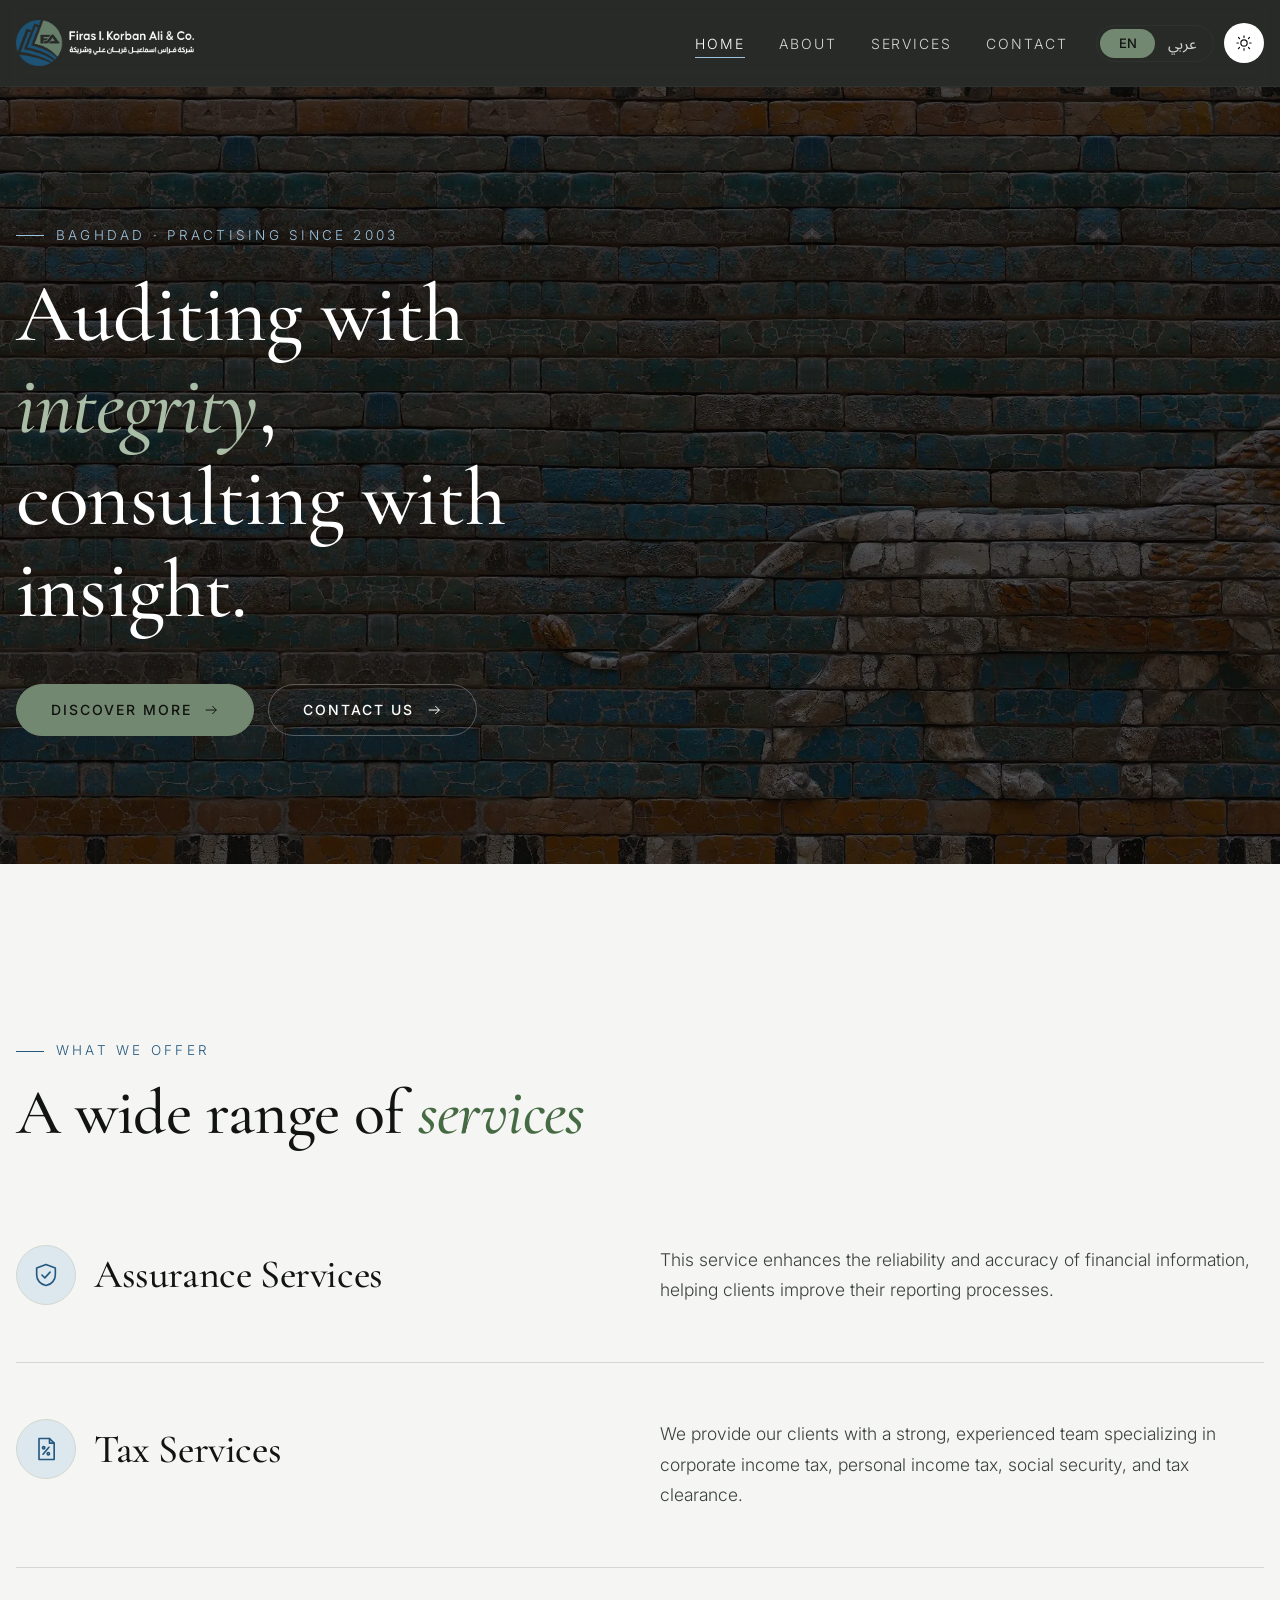
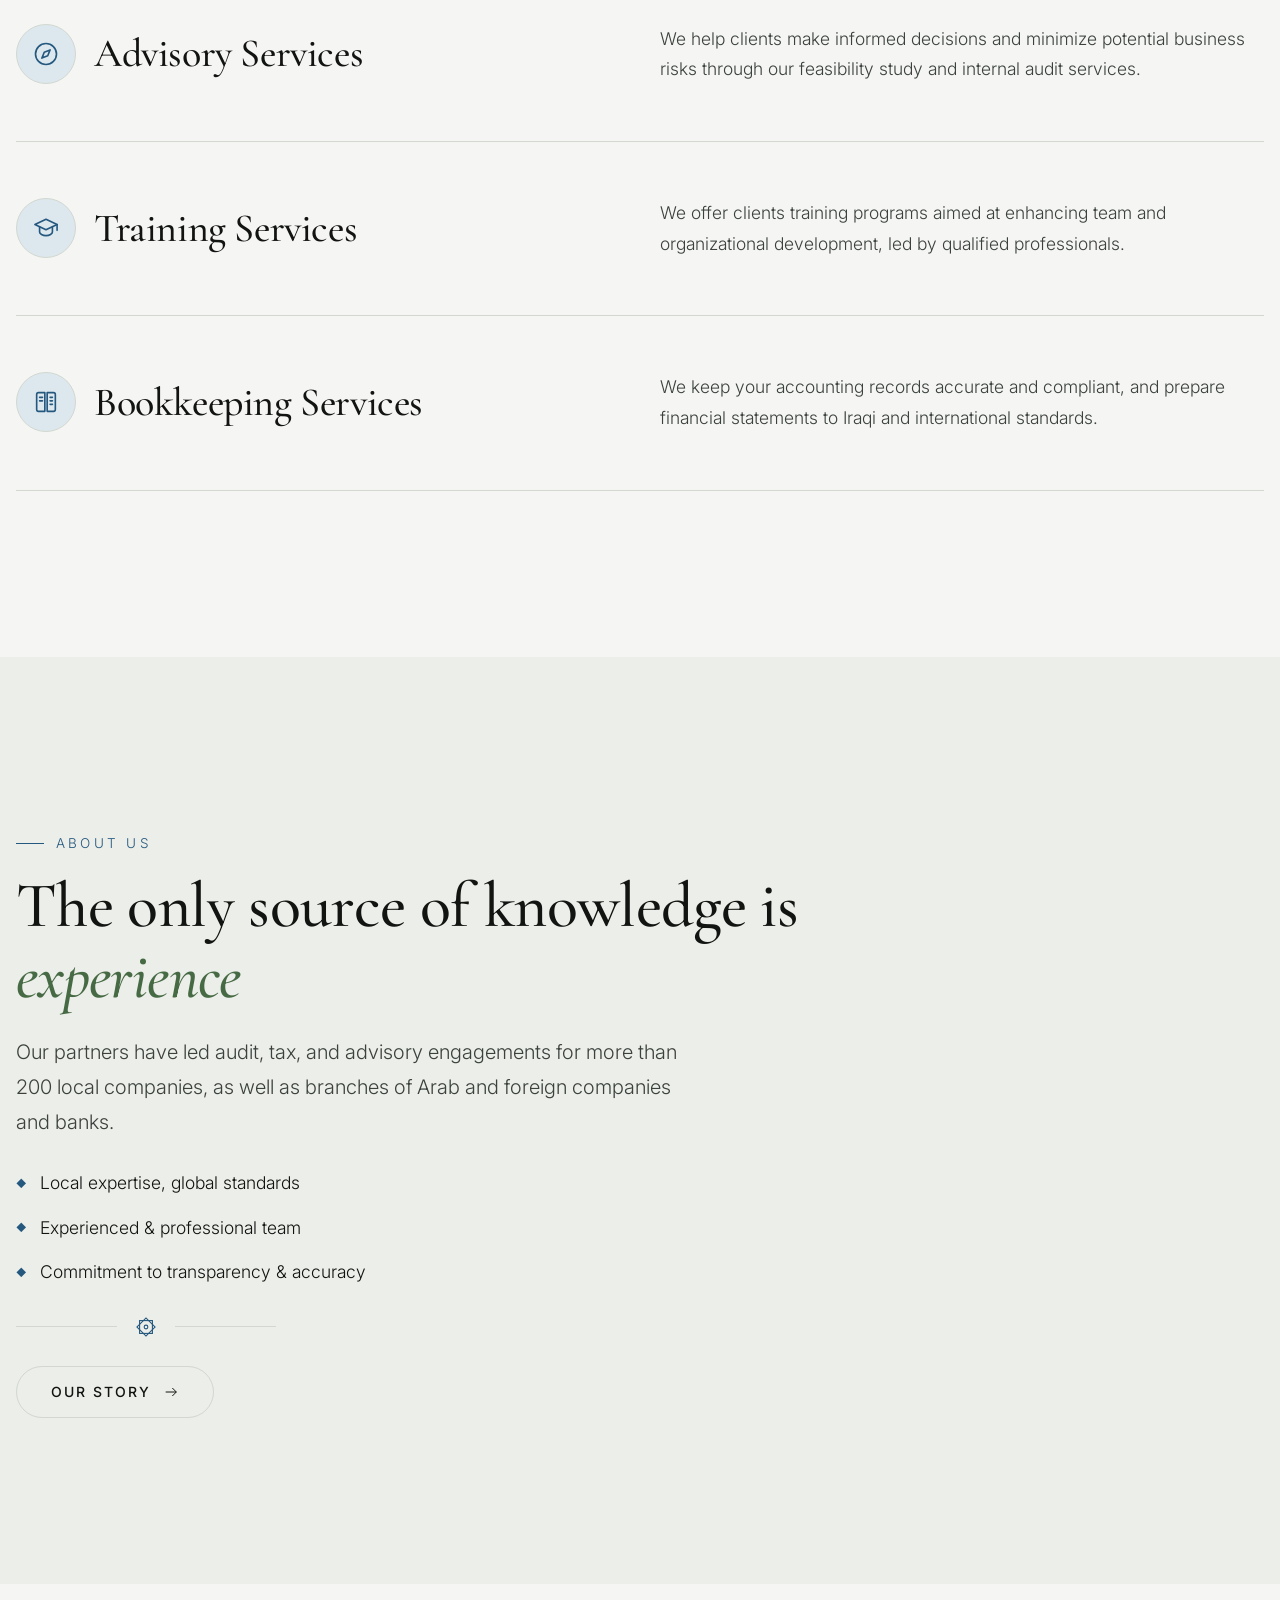
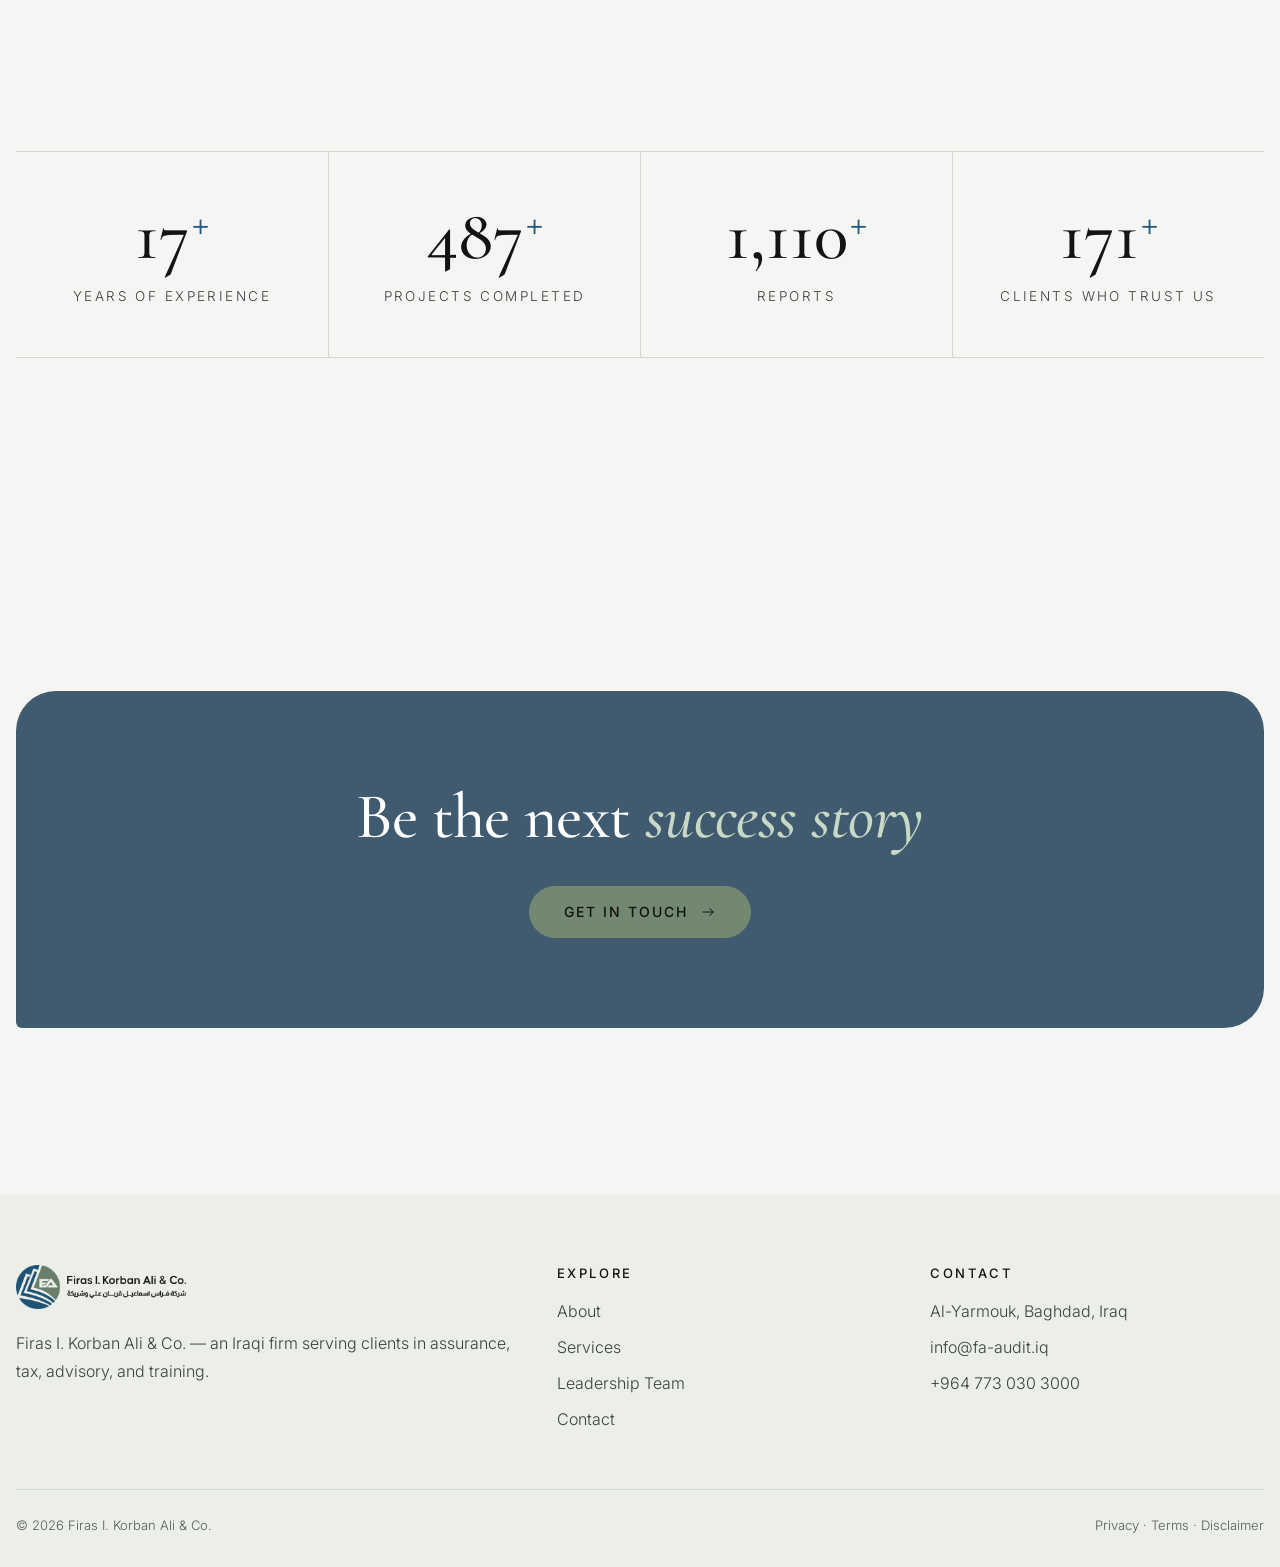
<file: index.html>
<!doctype html>
<html lang="en" dir="ltr">
<head>
<meta charset="utf-8">
<meta name="viewport" content="width=device-width, initial-scale=1">
<title>FA-Audit</title>
<meta name="description" content="Firas I. Korban Ali & Co. — assurance, tax, advisory and training in Iraq.">
<link rel="canonical" href="https://fa-audit.iq/">
<meta property="og:type" content="website">
<meta property="og:site_name" content="FA-Audit">
<meta property="og:title" content="FA-Audit">
<meta property="og:description" content="Firas I. Korban Ali & Co. — assurance, tax, advisory and training in Iraq.">
<meta property="og:url" content="https://fa-audit.iq/">
<meta property="og:image" content="https://fa-audit.iq/assets/logo-circle.png">
<meta name="twitter:card" content="summary">
<link rel="icon" href="assets/logo-mark.png">
<link rel="stylesheet" href="style.css">
<script>try{var l=localStorage.getItem('lang');if(l==='ar'){document.documentElement.lang='ar';document.documentElement.dir='rtl'}var t=localStorage.getItem('theme');if(t==='light'||t==='dark')document.documentElement.dataset.theme=t}catch(e){}</script>
</head>
<body>
<header class="nav"><div class="wrap">
  <a class="brand" href="index.html"><img class="logo-dark" src="assets/logo-full.webp" alt="FA-Audit — Firas I. Korban Ali &amp; Co."><img class="logo-light" src="assets/logo-full-light.webp" alt="FA-Audit — Firas I. Korban Ali &amp; Co."></a>
  <nav><ul><li><a href="index.html" class=active data-i18n="nav.home">Home</a></li><li><a href="about.html" data-i18n="nav.about">About</a></li><li><a href="services.html" data-i18n="nav.services">Services</a></li><li><a href="contact.html" data-i18n="nav.contact">Contact</a></li></ul></nav>
  <div class="lang" role="group" aria-label="Language">
    <button data-lang="en" lang="en">EN</button><button data-lang="ar" lang="ar">عربي</button>
  </div>
  <button class="theme-toggle" aria-label="Switch colour theme"><svg class="moon" viewBox="0 0 24 24" fill="none" stroke="currentColor" stroke-width="1.6" stroke-linecap="round" stroke-linejoin="round"><path d="M20.5 14.2A8.5 8.5 0 1 1 9.8 3.5a6.8 6.8 0 0 0 10.7 10.7Z"/></svg><svg class="sun" viewBox="0 0 24 24" fill="none" stroke="currentColor" stroke-width="1.6" stroke-linecap="round"><circle cx="12" cy="12" r="4.2"/><path d="M12 2.5v2M12 19.5v2M4.6 4.6 6 6M18 18l1.4 1.4M2.5 12h2M19.5 12h2M4.6 19.4 6 18M18 6l1.4-1.4"/></svg></button>
  <button class="burger" aria-label="Menu"><span></span><span></span></button>
</div></header>
<main>

<section class="hero on-dark">
  <img class="hero-bg" src="assets/hero-wall-lion.webp" alt="" aria-hidden="true" fetchpriority="high">
  <div class="wrap">
    <div class="reveal">
      <span class="eyebrow" data-i18n="hero.eyebrow">Baghdad · Practising since 2003</span>
      <h1 data-i18n="hero.title">Auditing with <em>integrity</em>,<br>consulting with insight.</h1>
      <div class="actions">
        <a class="btn" href="about.html"><span data-i18n="btn.discover">Discover more</span> <svg viewBox="0 0 24 24" fill="none" stroke="currentColor" stroke-width="1.5"><path d="M4 12h16M14 6l6 6-6 6"/></svg></a>
        <a class="btn ghost" href="contact.html"><span data-i18n="btn.contact">Contact us</span> <svg viewBox="0 0 24 24" fill="none" stroke="currentColor" stroke-width="1.5"><path d="M4 12h16M14 6l6 6-6 6"/></svg></a>
      </div>
    </div>
  </div>
</section>

<section><div class="wrap">
  <div class="reveal"><span class="eyebrow" data-i18n="offer.eyebrow">What we offer</span>
  <h2 data-i18n="offer.title">A wide range of <em>services</em></h2></div>
  <div class="home-services"><a class="detail reveal" href="services.html">
  <div><span class="ico" aria-hidden="true"><svg viewBox="0 0 24 24" fill="none" stroke="currentColor" stroke-width="1.4" stroke-linecap="round" stroke-linejoin="round"><path d="M12 3l8 3v6c0 4.5-3.4 8.2-8 9-4.6-.8-8-4.5-8-9V6l8-3z"/><path d="M8.5 12l2.5 2.5 4.5-5"/></svg></span><h3 data-i18n="s1.full">Assurance Services</h3></div>
  <div><p data-i18n="s1.desc">This service enhances the reliability and accuracy of financial information, helping clients improve their reporting processes.</p></div>
</a><a class="detail reveal" href="services.html">
  <div><span class="ico" aria-hidden="true"><svg viewBox="0 0 24 24" fill="none" stroke="currentColor" stroke-width="1.4" stroke-linecap="round" stroke-linejoin="round"><path d="M6 3h9l4 4v14H6z"/><path d="M15 3v4h4"/><path d="M9.5 16.5l5-6"/><circle cx="10" cy="11" r="1"/><circle cx="14" cy="16" r="1"/></svg></span><h3 data-i18n="s2.full">Tax Services</h3></div>
  <div><p data-i18n="s2.desc">We provide our clients with a strong, experienced team specializing in corporate income tax, personal income tax, social security, and tax clearance.</p></div>
</a><a class="detail reveal" href="services.html">
  <div><span class="ico" aria-hidden="true"><svg viewBox="0 0 24 24" fill="none" stroke="currentColor" stroke-width="1.4" stroke-linecap="round" stroke-linejoin="round"><circle cx="12" cy="12" r="9"/><path d="M15.5 8.5l-2 5-5 2 2-5z"/></svg></span><h3 data-i18n="s3.full">Advisory Services</h3></div>
  <div><p data-i18n="s3.desc">We help clients make informed decisions and minimize potential business risks through our feasibility study and internal audit services.</p></div>
</a><a class="detail reveal" href="services.html">
  <div><span class="ico" aria-hidden="true"><svg viewBox="0 0 24 24" fill="none" stroke="currentColor" stroke-width="1.4" stroke-linecap="round" stroke-linejoin="round"><path d="M2.5 9L12 4.5 21.5 9 12 13.5z"/><path d="M6.5 11v4.5c0 1.5 2.5 3 5.5 3s5.5-1.5 5.5-3V11"/><path d="M21.5 9v5"/></svg></span><h3 data-i18n="s4.full">Training Services</h3></div>
  <div><p data-i18n="s4.desc">We offer clients training programs aimed at enhancing team and organizational development, led by qualified professionals.</p></div>
</a><a class="detail reveal" href="services.html">
  <div><span class="ico" aria-hidden="true"><svg viewBox="0 0 24 24" fill="none" stroke="currentColor" stroke-width="1.4" stroke-linecap="round" stroke-linejoin="round"><path d="M4 5.5C4 4.7 4.7 4 5.5 4H11v16H5.5c-.8 0-1.5-.7-1.5-1.5z"/><path d="M20 5.5c0-.8-.7-1.5-1.5-1.5H13v16h5.5c.8 0 1.5-.7 1.5-1.5z"/><path d="M6.5 8h2.5M6.5 11h2.5M15.5 8h2M15.5 11h2M15.5 14h2"/></svg></span><h3 data-i18n="s5.full">Bookkeeping Services</h3></div>
  <div><p data-i18n="s5.desc">We keep your accounting records accurate and compliant, and prepare financial statements to Iraqi and international standards.</p></div>
</a></div>
</div></section>

<section class="band-green"><div class="wrap narrow">
  <div class="reveal">
    <span class="eyebrow" data-i18n="about.eyebrow">About us</span>
    <h2 data-i18n="about.title">The only source of knowledge is <em>experience</em></h2>
    <p class="lead" data-i18n="about.lead">Our partners have led audit, tax, and advisory engagements for more than 200 local companies, as well as branches of Arab and foreign companies and banks.</p>
    <ul class="ticks"><li data-i18n="tick1">Local expertise, global standards</li><li data-i18n="tick2">Experienced &amp; professional team</li><li data-i18n="tick3">Commitment to transparency &amp; accuracy</li></ul>
    <div class="ornament short"><svg viewBox="0 0 24 24" fill="none" stroke="currentColor" stroke-width="1.2"><rect x="5" y="5" width="14" height="14"/><rect x="5" y="5" width="14" height="14" transform="rotate(45 12 12)"/><circle cx="12" cy="12" r="2"/></svg></div>
    <div class="actions">
    <a class="btn ghost" href="about.html"><span data-i18n="btn.story">Our story</span> <svg viewBox="0 0 24 24" fill="none" stroke="currentColor" stroke-width="1.5"><path d="M4 12h16M14 6l6 6-6 6"/></svg></a>
    </div>
  </div>
</div></section>

<section><div class="wrap"><div class="stats reveal">
  <div class="stat"><b data-count="20">0</b><span data-i18n="stat1">Years of experience</span></div>
  <div class="stat"><b data-count="570">0</b><span data-i18n="stat2">Projects completed</span></div>
  <div class="stat"><b data-count="1300">0</b><span data-i18n="stat3">Reports</span></div>
  <div class="stat"><b data-count="200">0</b><span data-i18n="stat4">Clients who trust us</span></div>
</div></div></section>
<section class="cta"><div class="wrap reveal on-dark">
  <h2 data-i18n="cta.title">Be the next <em>success story</em></h2>
  <a class="btn" href="contact.html"><span data-i18n="btn.touch">Get in touch</span> <svg viewBox="0 0 24 24" fill="none" stroke="currentColor" stroke-width="1.5"><path d="M4 12h16M14 6l6 6-6 6"/></svg></a>
</div></section>

</main>
<footer><div class="wrap">
  <div class="cols">
    <div>
      <img class="logo-dark" src="assets/logo-full.webp" alt="FA-Audit"><img class="logo-light" src="assets/logo-full-light.webp" alt="FA-Audit">
      <p data-i18n="footer.about">Firas I. Korban Ali &amp; Co. — an Iraqi firm serving clients in assurance, tax, advisory, and training.</p>
    </div>
    <div><h4 data-i18n="footer.explore">Explore</h4><ul>
      <li><a href="about.html" data-i18n="nav.about">About</a></li><li><a href="services.html" data-i18n="nav.services">Services</a></li>
      <li><a href="about.html#leadership" data-i18n="footer.team">Leadership Team</a></li><li><a href="contact.html" data-i18n="nav.contact">Contact</a></li></ul></div>
    <div><h4 data-i18n="footer.contact">Contact</h4><ul>
      <li><span data-i18n="address">Al-Yarmouk, Baghdad, Iraq</span></li>
      <li><a href="mailto:info@fa-audit.iq">info@fa-audit.iq</a></li>
      <li><a href="tel:+9647730303000" dir="ltr">+964 773 030 3000</a></li></ul></div>
  </div>
  <div class="base"><span data-i18n="footer.copy">© 2026 Firas I. Korban Ali &amp; Co.</span><a href="legal.html" data-i18n="footer.legal">Privacy · Terms · Disclaimer</a></div>
</div></footer>
<script src="lang.js"></script>
<script src="script.js"></script>
</body>
</html>
</file>
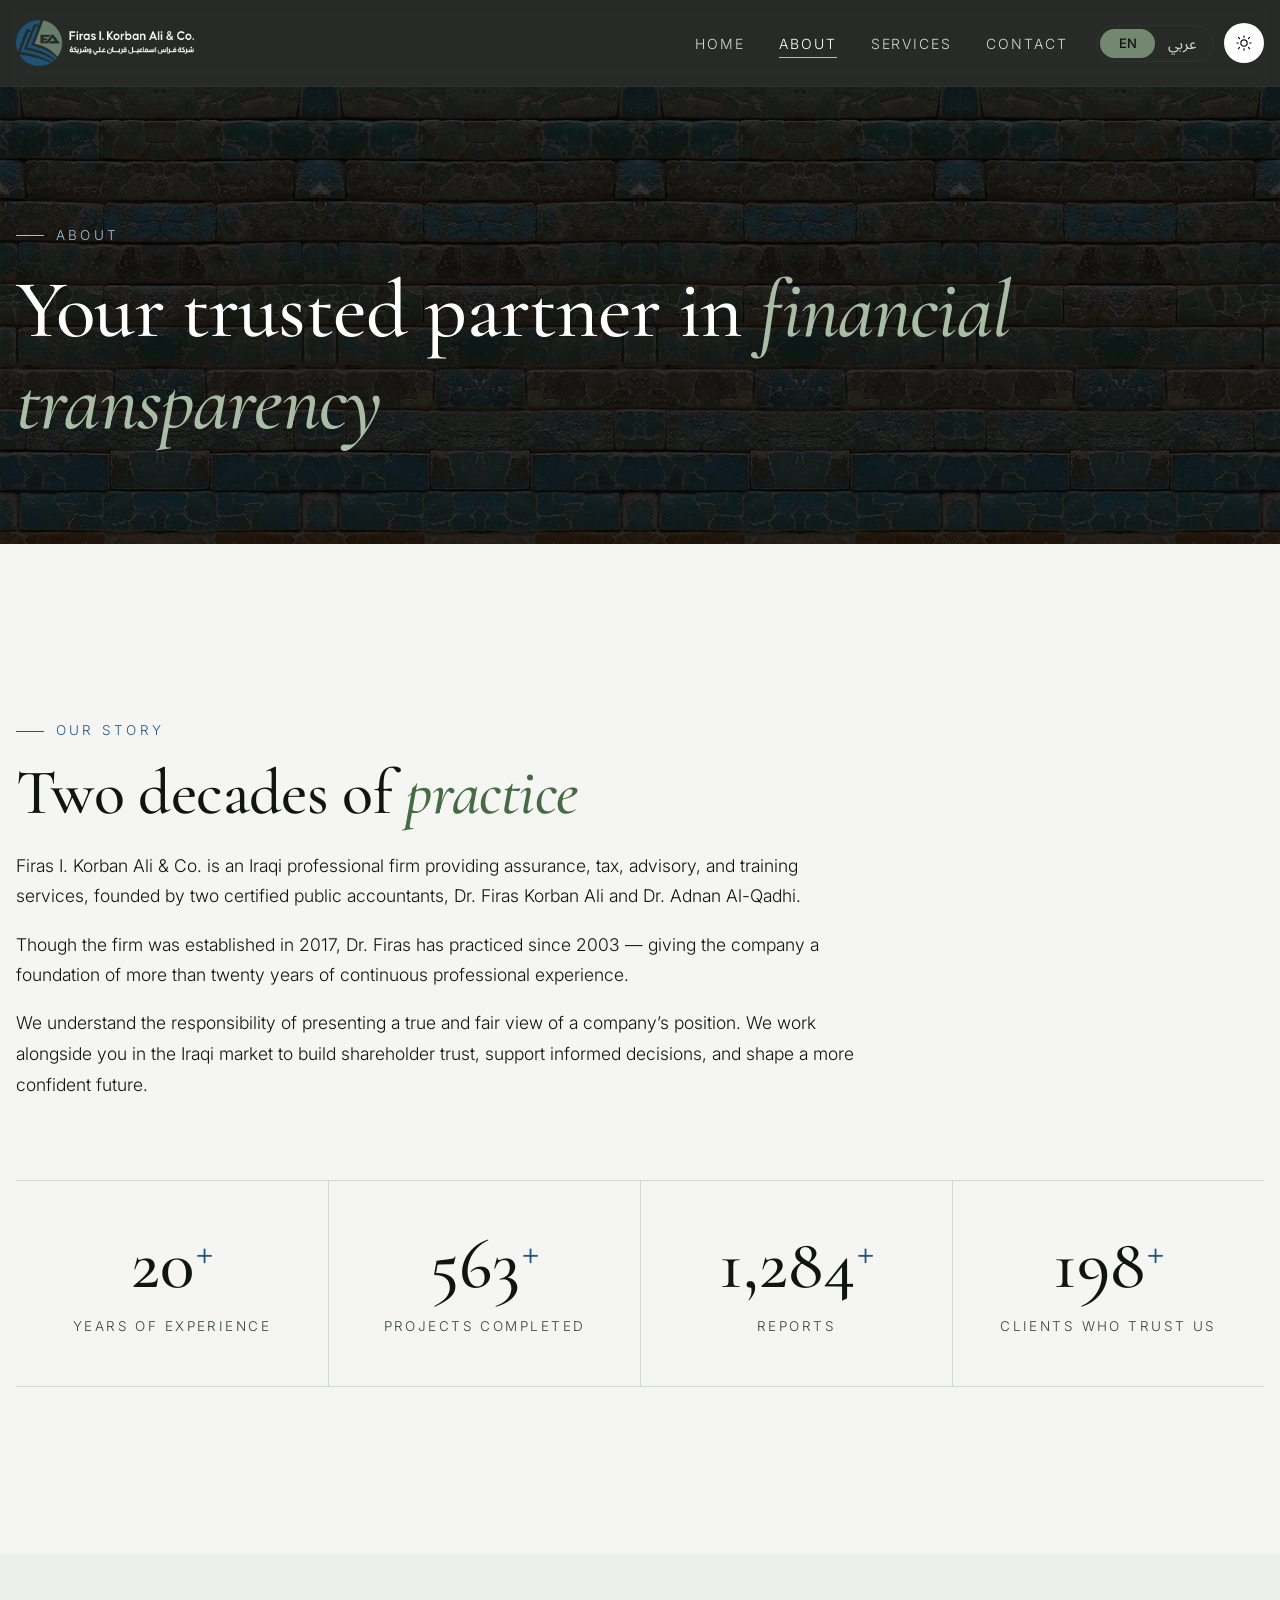
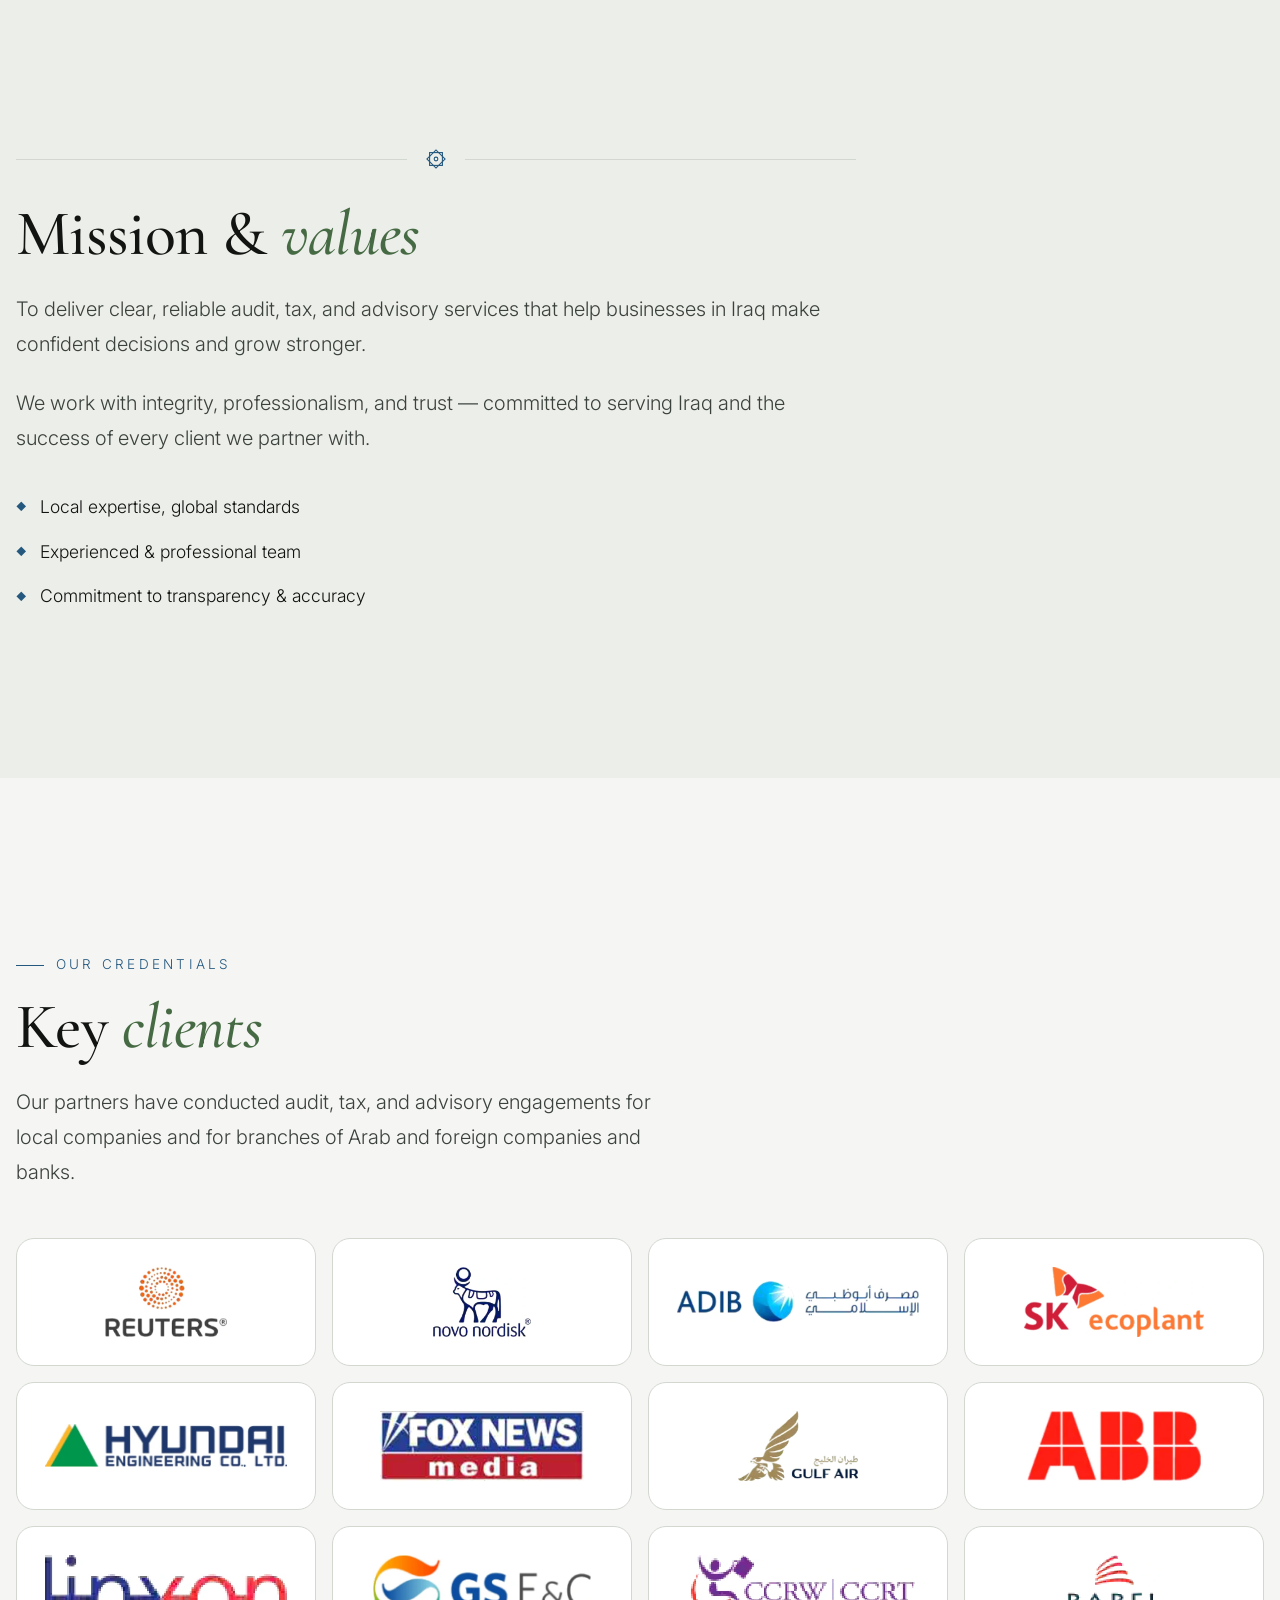
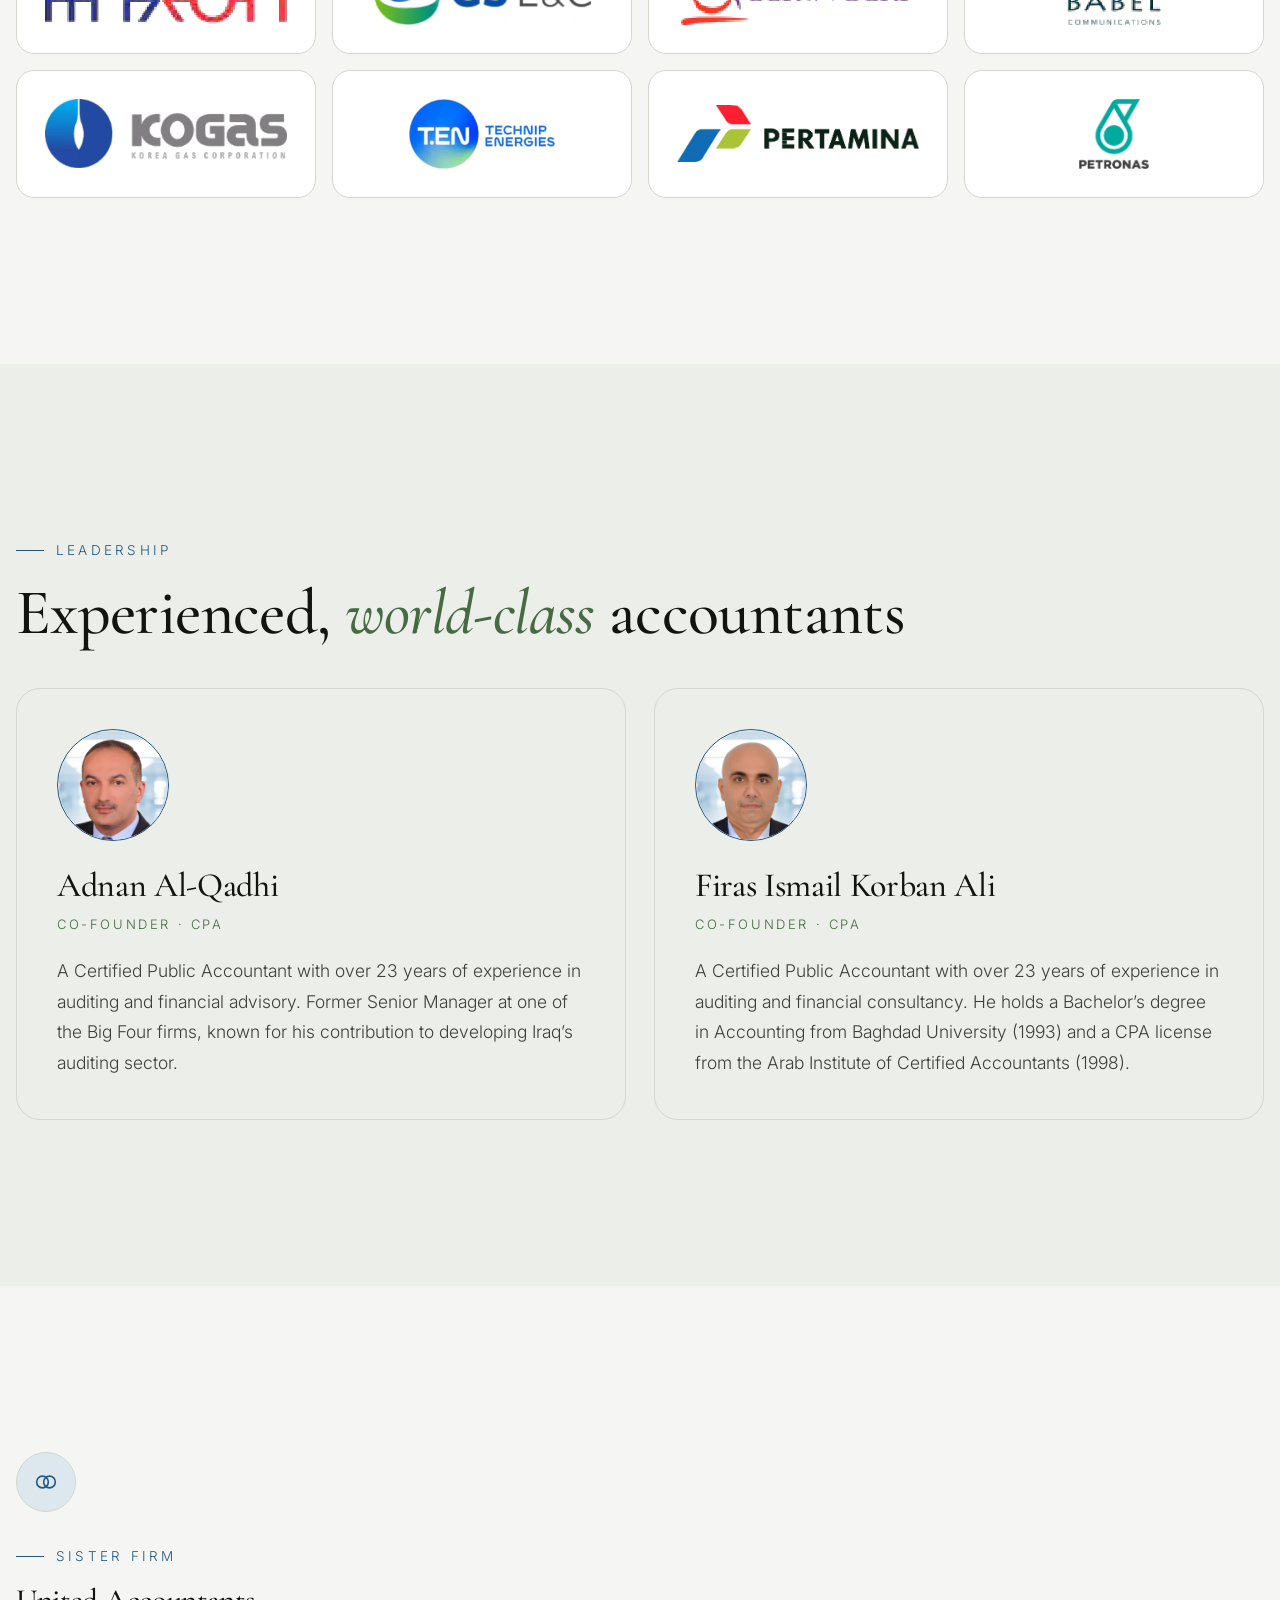
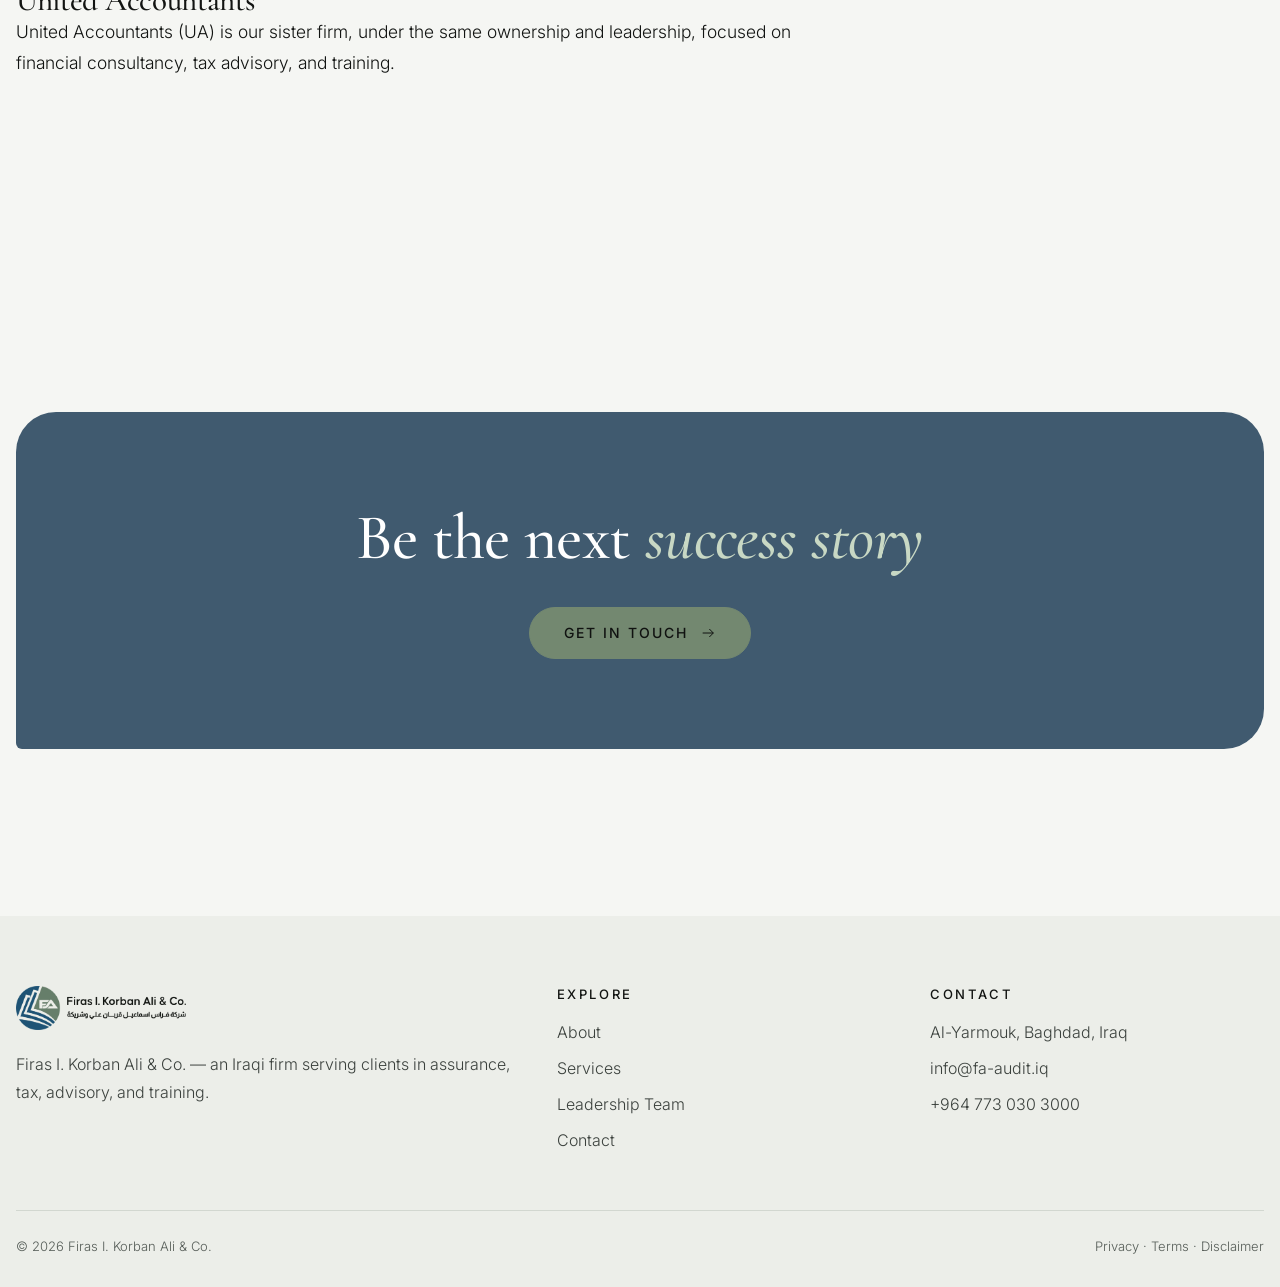
<file: about.html>
<!doctype html>
<html lang="en" dir="ltr">
<head>
<meta charset="utf-8">
<meta name="viewport" content="width=device-width, initial-scale=1">
<title>About FA-Audit</title>
<meta name="description" content="The story, mission and values of Firas I. Korban Ali & Co.">
<link rel="canonical" href="https://fa-audit.iq/about.html">
<meta property="og:type" content="website">
<meta property="og:site_name" content="FA-Audit">
<meta property="og:title" content="About FA-Audit">
<meta property="og:description" content="The story, mission and values of Firas I. Korban Ali & Co.">
<meta property="og:url" content="https://fa-audit.iq/about.html">
<meta property="og:image" content="https://fa-audit.iq/assets/logo-circle.png">
<meta name="twitter:card" content="summary">
<link rel="icon" href="assets/logo-mark.png">
<link rel="stylesheet" href="style.css">
<script>try{var l=localStorage.getItem('lang');if(l==='ar'){document.documentElement.lang='ar';document.documentElement.dir='rtl'}var t=localStorage.getItem('theme');if(t==='light'||t==='dark')document.documentElement.dataset.theme=t}catch(e){}</script>
</head>
<body>
<header class="nav"><div class="wrap">
  <a class="brand" href="index.html"><img class="logo-dark" src="assets/logo-full.webp" alt="FA-Audit — Firas I. Korban Ali &amp; Co."><img class="logo-light" src="assets/logo-full-light.webp" alt="FA-Audit — Firas I. Korban Ali &amp; Co."></a>
  <nav><ul><li><a href="index.html" data-i18n="nav.home">Home</a></li><li><a href="about.html" class=active data-i18n="nav.about">About</a></li><li><a href="services.html" data-i18n="nav.services">Services</a></li><li><a href="contact.html" data-i18n="nav.contact">Contact</a></li></ul></nav>
  <div class="lang" role="group" aria-label="Language">
    <button data-lang="en" lang="en">EN</button><button data-lang="ar" lang="ar">عربي</button>
  </div>
  <button class="theme-toggle" aria-label="Switch colour theme"><svg class="moon" viewBox="0 0 24 24" fill="none" stroke="currentColor" stroke-width="1.6" stroke-linecap="round" stroke-linejoin="round"><path d="M20.5 14.2A8.5 8.5 0 1 1 9.8 3.5a6.8 6.8 0 0 0 10.7 10.7Z"/></svg><svg class="sun" viewBox="0 0 24 24" fill="none" stroke="currentColor" stroke-width="1.6" stroke-linecap="round"><circle cx="12" cy="12" r="4.2"/><path d="M12 2.5v2M12 19.5v2M4.6 4.6 6 6M18 18l1.4 1.4M2.5 12h2M19.5 12h2M4.6 19.4 6 18M18 6l1.4-1.4"/></svg></button>
  <button class="burger" aria-label="Menu"><span></span><span></span></button>
</div></header>
<main>

<section class="page-head on-dark"><div class="wrap reveal">
  <span class="eyebrow" data-i18n="nav.about">About</span>
  <h1 data-i18n="aboutp.title">Your trusted partner in <em>financial transparency</em></h1>
</div></section>

<section><div class="wrap narrow">
  <div class="reveal">
    <span class="eyebrow" data-i18n="story.eyebrow">Our story</span>
    <h2 data-i18n="story.title">Two decades of <em>practice</em></h2>
    <p data-i18n="story.p1">Firas I. Korban Ali &amp; Co. is an Iraqi professional firm providing assurance, tax, advisory, and training services, founded by two certified public accountants, Dr. Firas Korban Ali and Dr. Adnan Al-Qadhi.</p>
    <p data-i18n="story.p2">Though the firm was established in 2017, Dr. Firas has practiced since 2003 — giving the company a foundation of more than twenty years of continuous professional experience.</p>
    <p data-i18n="story.p3">We understand the responsibility of presenting a true and fair view of a company’s position. We work alongside you in the Iraqi market to build shareholder trust, support informed decisions, and shape a more confident future.</p>
  </div>
</div>
<div class="wrap"><div class="stats reveal" style="margin-top:80px">
  <div class="stat"><b data-count="20">0</b><span data-i18n="stat1">Years of experience</span></div>
  <div class="stat"><b data-count="570">0</b><span data-i18n="stat2">Projects completed</span></div>
  <div class="stat"><b data-count="1300">0</b><span data-i18n="stat3">Reports</span></div>
  <div class="stat"><b data-count="200">0</b><span data-i18n="stat4">Clients who trust us</span></div>
</div></div></section>

<section class="band-blue"><div class="wrap narrow">
  <div class="ornament"><svg viewBox="0 0 24 24" fill="none" stroke="currentColor" stroke-width="1.2"><rect x="5" y="5" width="14" height="14"/><rect x="5" y="5" width="14" height="14" transform="rotate(45 12 12)"/><circle cx="12" cy="12" r="2"/></svg></div>
  <div class="mv reveal">
    <h2 data-i18n="mv.title">Mission &amp; <em>values</em></h2>
    <p class="lead" data-i18n="mission.text">To deliver clear, reliable audit, tax, and advisory services that help businesses in Iraq make confident decisions and grow stronger.</p>
    <p class="lead" data-i18n="values.text">We work with integrity, professionalism, and trust — committed to serving Iraq and the success of every client we partner with.</p>
    <ul class="ticks"><li data-i18n="tick1">Local expertise, global standards</li><li data-i18n="tick2">Experienced &amp; professional team</li><li data-i18n="tick3">Commitment to transparency &amp; accuracy</li></ul>
  </div>
</div></section>


<section id="clients"><div class="wrap">
  <div class="reveal"><span class="eyebrow" data-i18n="clients.eyebrow">Our credentials</span>
  <h2 data-i18n="clients.title">Key <em>clients</em></h2>
  <p class="lead" data-i18n="clients.lead">Our partners have conducted audit, tax, and advisory engagements for local companies and for branches of Arab and foreign companies and banks.</p></div>
  <ul class="clients reveal"><li class="client"><img src="assets/clients/reuters.webp" alt="Reuters" loading="lazy"></li><li class="client"><img src="assets/clients/novo-nordisk.webp" alt="Novo Nordisk" loading="lazy"></li><li class="client"><img src="assets/clients/adib.webp" alt="Abu Dhabi Islamic Bank" loading="lazy"></li><li class="client"><img src="assets/clients/sk-ecoplant.webp" alt="SK ecoplant" loading="lazy"></li><li class="client"><img src="assets/clients/hyundai-engineering.webp" alt="Hyundai Engineering" loading="lazy"></li><li class="client"><img src="assets/clients/fox-news.webp" alt="Fox News Media" loading="lazy"></li><li class="client"><img src="assets/clients/gulf-air.webp" alt="Gulf Air" loading="lazy"></li><li class="client"><img src="assets/clients/abb.webp" alt="ABB" loading="lazy"></li><li class="client"><img src="assets/clients/linxon.webp" alt="Linxon" loading="lazy"></li><li class="client"><img src="assets/clients/gs-ec.webp" alt="GS E&amp;C" loading="lazy"></li><li class="client"><img src="assets/clients/ccrw.webp" alt="CCRW" loading="lazy"></li><li class="client"><img src="assets/clients/babel.webp" alt="Babel Communications" loading="lazy"></li><li class="client"><img src="assets/clients/kogas.webp" alt="KOGAS" loading="lazy"></li><li class="client"><img src="assets/clients/technip-energies.webp" alt="Technip Energies" loading="lazy"></li><li class="client"><img src="assets/clients/pertamina.webp" alt="Pertamina" loading="lazy"></li><li class="client"><img src="assets/clients/petronas.webp" alt="Petronas" loading="lazy"></li></ul>
</div></section>
<section id="leadership" class="band-green"><div class="wrap">
  <div class="reveal"><span class="eyebrow" data-i18n="nav.team">Leadership</span>
  <h2 data-i18n="team.title">Experienced, <em>world-class</em> accountants</h2></div>
  <div class="team" style="margin-top:40px">
    <div class="member reveal"><div class="initials">AQ<img src="assets/adnan.png" alt="Adnan Al-Qadhi" onerror="this.remove()"></div>
      <h3 data-i18n="m2.name">Adnan Al-Qadhi</h3><div class="role" data-i18n="role">Co-Founder · CPA</div>
      <p data-i18n="m2.bio">A Certified Public Accountant with over 23 years of experience in auditing and financial advisory. Former Senior Manager at one of the Big Four firms, known for his contribution to developing Iraq’s auditing sector.</p></div>
    <div class="member reveal"><div class="initials">FK<img src="assets/firas.png" alt="Firas Ismail Korban Ali" onerror="this.remove()"></div>
      <h3 data-i18n="m1.name">Firas Ismail Korban Ali</h3><div class="role" data-i18n="role">Co-Founder · CPA</div>
      <p data-i18n="m1.bio">A Certified Public Accountant with over 23 years of experience in auditing and financial consultancy. He holds a Bachelor’s degree in Accounting from Baghdad University (1993) and a CPA license from the Arab Institute of Certified Accountants (1998).</p></div>
  </div>
</div></section>
<section><div class="wrap narrow">
  <div class="ua reveal" id="ua">
    <span class="ico" aria-hidden="true"><svg viewBox="0 0 24 24" fill="none" stroke="currentColor" stroke-width="1.4" stroke-linecap="round" stroke-linejoin="round"><circle cx="9" cy="12" r="5"/><circle cx="15" cy="12" r="5"/></svg></span>
    <span class="eyebrow" data-i18n="ua.eyebrow">Sister firm</span>
    <h3 style="margin-top:14px">United Accountants</h3>
    <p data-i18n="ua.text">United Accountants (UA) is our sister firm, under the same ownership and leadership, focused on financial consultancy, tax advisory, and training.</p>
  </div>
</div></section>
<section class="cta"><div class="wrap reveal on-dark">
  <h2 data-i18n="cta.title">Be the next <em>success story</em></h2>
  <a class="btn" href="contact.html"><span data-i18n="btn.touch">Get in touch</span> <svg viewBox="0 0 24 24" fill="none" stroke="currentColor" stroke-width="1.5"><path d="M4 12h16M14 6l6 6-6 6"/></svg></a>
</div></section>

</main>
<footer><div class="wrap">
  <div class="cols">
    <div>
      <img class="logo-dark" src="assets/logo-full.webp" alt="FA-Audit"><img class="logo-light" src="assets/logo-full-light.webp" alt="FA-Audit">
      <p data-i18n="footer.about">Firas I. Korban Ali &amp; Co. — an Iraqi firm serving clients in assurance, tax, advisory, and training.</p>
    </div>
    <div><h4 data-i18n="footer.explore">Explore</h4><ul>
      <li><a href="about.html" data-i18n="nav.about">About</a></li><li><a href="services.html" data-i18n="nav.services">Services</a></li>
      <li><a href="about.html#leadership" data-i18n="footer.team">Leadership Team</a></li><li><a href="contact.html" data-i18n="nav.contact">Contact</a></li></ul></div>
    <div><h4 data-i18n="footer.contact">Contact</h4><ul>
      <li><span data-i18n="address">Al-Yarmouk, Baghdad, Iraq</span></li>
      <li><a href="mailto:info@fa-audit.iq">info@fa-audit.iq</a></li>
      <li><a href="tel:+9647730303000" dir="ltr">+964 773 030 3000</a></li></ul></div>
  </div>
  <div class="base"><span data-i18n="footer.copy">© 2026 Firas I. Korban Ali &amp; Co.</span><a href="legal.html" data-i18n="footer.legal">Privacy · Terms · Disclaimer</a></div>
</div></footer>
<script src="lang.js"></script>
<script src="script.js"></script>
</body>
</html>
</file>
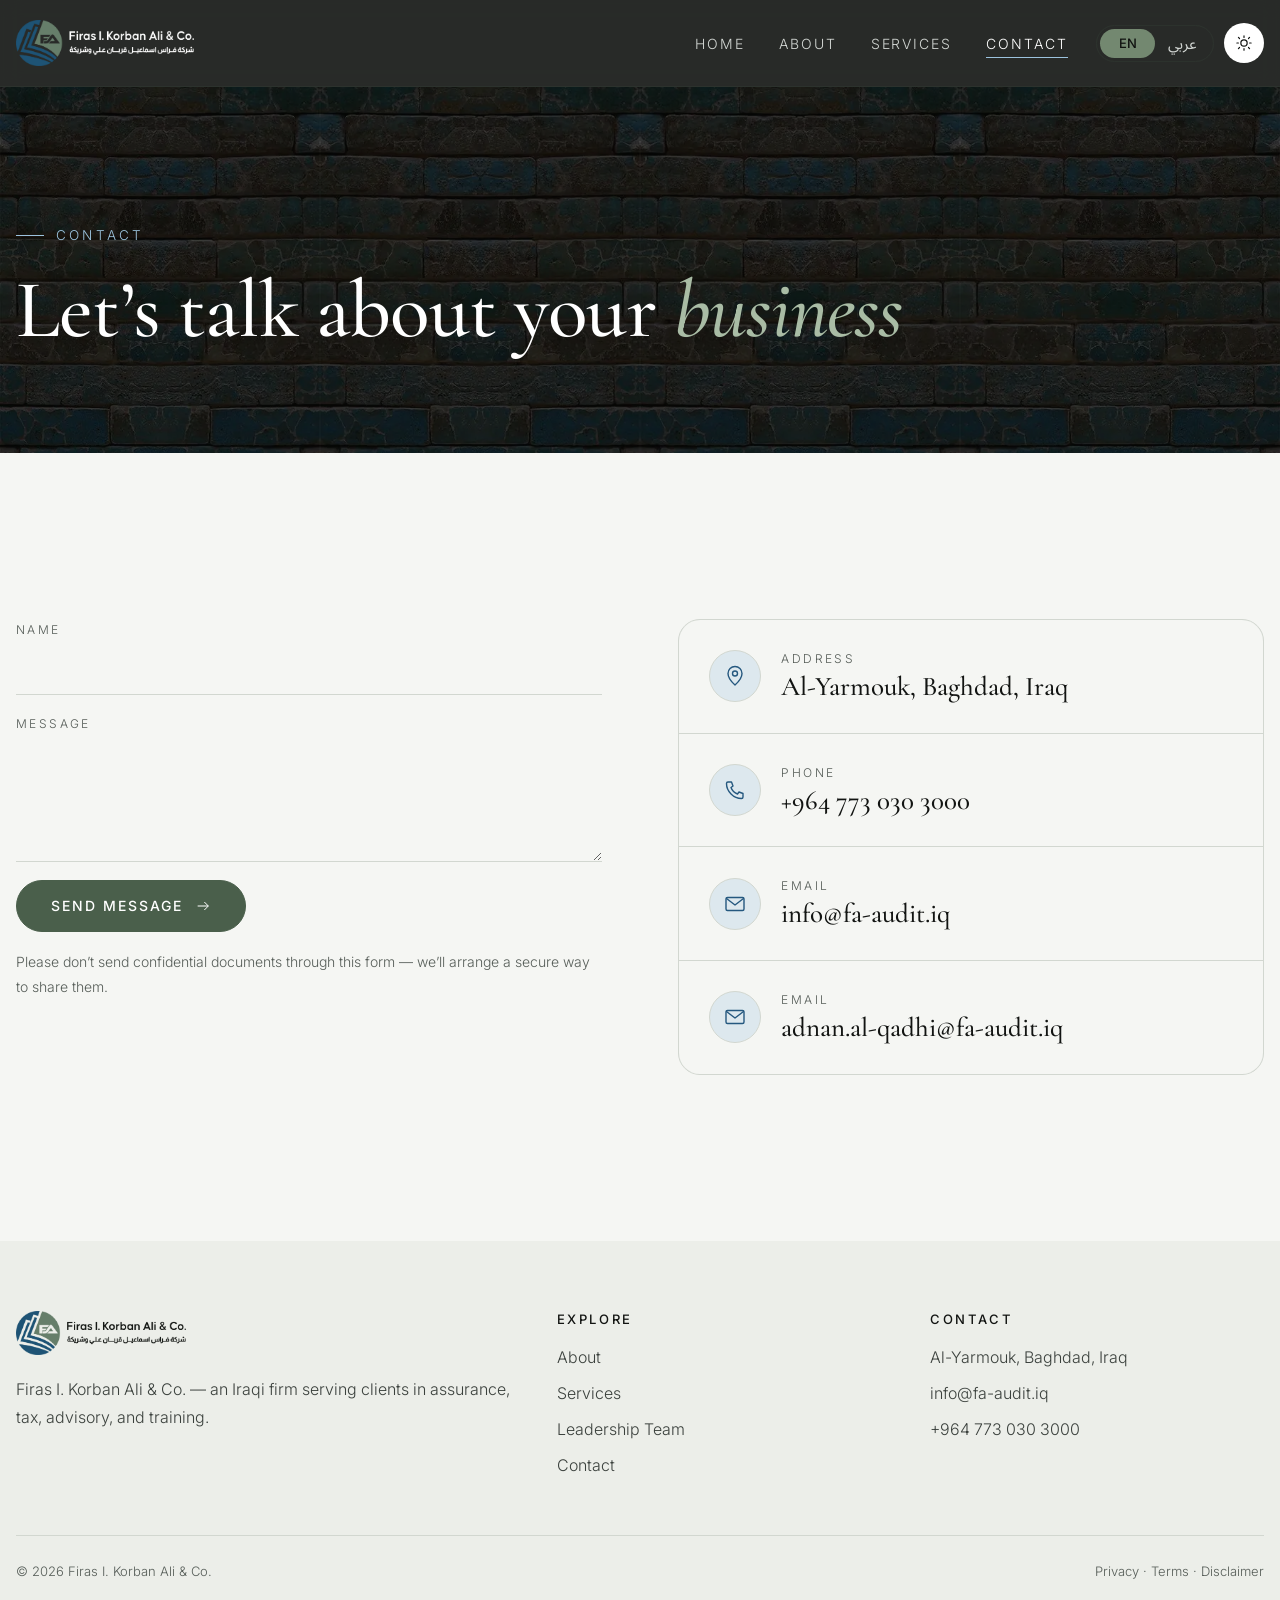
<file: contact.html>
<!doctype html>
<html lang="en" dir="ltr">
<head>
<meta charset="utf-8">
<meta name="viewport" content="width=device-width, initial-scale=1">
<title>Contact FA-Audit</title>
<meta name="description" content="Get in touch with Firas I. Korban Ali & Co. in Baghdad.">
<link rel="canonical" href="https://fa-audit.iq/contact.html">
<meta property="og:type" content="website">
<meta property="og:site_name" content="FA-Audit">
<meta property="og:title" content="Contact FA-Audit">
<meta property="og:description" content="Get in touch with Firas I. Korban Ali & Co. in Baghdad.">
<meta property="og:url" content="https://fa-audit.iq/contact.html">
<meta property="og:image" content="https://fa-audit.iq/assets/logo-circle.png">
<meta name="twitter:card" content="summary">
<link rel="icon" href="assets/logo-mark.png">
<link rel="stylesheet" href="style.css">
<script>try{var l=localStorage.getItem('lang');if(l==='ar'){document.documentElement.lang='ar';document.documentElement.dir='rtl'}var t=localStorage.getItem('theme');if(t==='light'||t==='dark')document.documentElement.dataset.theme=t}catch(e){}</script>
</head>
<body>
<header class="nav"><div class="wrap">
  <a class="brand" href="index.html"><img class="logo-dark" src="assets/logo-full.webp" alt="FA-Audit — Firas I. Korban Ali &amp; Co."><img class="logo-light" src="assets/logo-full-light.webp" alt="FA-Audit — Firas I. Korban Ali &amp; Co."></a>
  <nav><ul><li><a href="index.html" data-i18n="nav.home">Home</a></li><li><a href="about.html" data-i18n="nav.about">About</a></li><li><a href="services.html" data-i18n="nav.services">Services</a></li><li><a href="contact.html" class=active data-i18n="nav.contact">Contact</a></li></ul></nav>
  <div class="lang" role="group" aria-label="Language">
    <button data-lang="en" lang="en">EN</button><button data-lang="ar" lang="ar">عربي</button>
  </div>
  <button class="theme-toggle" aria-label="Switch colour theme"><svg class="moon" viewBox="0 0 24 24" fill="none" stroke="currentColor" stroke-width="1.6" stroke-linecap="round" stroke-linejoin="round"><path d="M20.5 14.2A8.5 8.5 0 1 1 9.8 3.5a6.8 6.8 0 0 0 10.7 10.7Z"/></svg><svg class="sun" viewBox="0 0 24 24" fill="none" stroke="currentColor" stroke-width="1.6" stroke-linecap="round"><circle cx="12" cy="12" r="4.2"/><path d="M12 2.5v2M12 19.5v2M4.6 4.6 6 6M18 18l1.4 1.4M2.5 12h2M19.5 12h2M4.6 19.4 6 18M18 6l1.4-1.4"/></svg></button>
  <button class="burger" aria-label="Menu"><span></span><span></span></button>
</div></header>
<main>

<section class="page-head on-dark"><div class="wrap reveal">
  <span class="eyebrow" data-i18n="nav.contact">Contact</span>
  <h1 data-i18n="contact.title">Let’s talk about your <em>business</em></h1>
</div></section>
<section><div class="wrap split" style="align-items:start">
  <form class="reveal contact-form">
    <label><span data-i18n="f.name">Name</span><input name="name" required autocomplete="name"></label>
    <label><span data-i18n="f.message">Message</span><textarea name="message" required></textarea></label>
    <div><button class="btn" type="submit"><span data-i18n="f.send">Send message</span> <svg viewBox="0 0 24 24" fill="none" stroke="currentColor" stroke-width="1.5"><path d="M4 12h16M14 6l6 6-6 6"/></svg></button></div>
    <p class="form-note" data-i18n="f.note">Please don’t send confidential documents through this form — we’ll arrange a secure way to share them.</p>
  </form>
  <div class="contact-list reveal">
    <div class="contact-item"><span class="ico" aria-hidden="true"><svg viewBox="0 0 24 24" fill="none" stroke="currentColor" stroke-width="1.4" stroke-linecap="round" stroke-linejoin="round"><path d="M12 21s-7-6.2-7-11.5a7 7 0 0114 0C19 14.8 12 21 12 21z"/><circle cx="12" cy="9.5" r="2.5"/></svg></span><div><small data-i18n="c.address">Address</small><strong data-i18n="address">Al-Yarmouk, Baghdad, Iraq</strong></div></div>
    <a class="contact-item" href="tel:+9647730303000"><span class="ico" aria-hidden="true"><svg viewBox="0 0 24 24" fill="none" stroke="currentColor" stroke-width="1.4" stroke-linecap="round" stroke-linejoin="round"><path d="M5 4h3.5l1.5 4-2 1.5a11 11 0 006.5 6.5l1.5-2 4 1.5V19a1.5 1.5 0 01-1.5 1.5C10.6 20.5 3.5 13.4 3.5 5.5A1.5 1.5 0 015 4z"/></svg></span><div><small data-i18n="c.phone">Phone</small><strong dir="ltr">+964 773 030 3000</strong></div></a>
    <a class="contact-item" href="mailto:info@fa-audit.iq"><span class="ico" aria-hidden="true"><svg viewBox="0 0 24 24" fill="none" stroke="currentColor" stroke-width="1.4" stroke-linecap="round" stroke-linejoin="round"><rect x="3" y="5.5" width="18" height="13" rx="1.5"/><path d="M3.5 6.5l8.5 6.5 8.5-6.5"/></svg></span><div><small data-i18n="c.email">Email</small><strong>info@fa-audit.iq</strong></div></a>
    <a class="contact-item" href="mailto:adnan.al-qadhi@fa-audit.iq"><span class="ico" aria-hidden="true"><svg viewBox="0 0 24 24" fill="none" stroke="currentColor" stroke-width="1.4" stroke-linecap="round" stroke-linejoin="round"><rect x="3" y="5.5" width="18" height="13" rx="1.5"/><path d="M3.5 6.5l8.5 6.5 8.5-6.5"/></svg></span><div><small data-i18n="c.email">Email</small><strong>adnan.al-qadhi@fa-audit.iq</strong></div></a>
  </div>
</div></section>

</main>
<footer><div class="wrap">
  <div class="cols">
    <div>
      <img class="logo-dark" src="assets/logo-full.webp" alt="FA-Audit"><img class="logo-light" src="assets/logo-full-light.webp" alt="FA-Audit">
      <p data-i18n="footer.about">Firas I. Korban Ali &amp; Co. — an Iraqi firm serving clients in assurance, tax, advisory, and training.</p>
    </div>
    <div><h4 data-i18n="footer.explore">Explore</h4><ul>
      <li><a href="about.html" data-i18n="nav.about">About</a></li><li><a href="services.html" data-i18n="nav.services">Services</a></li>
      <li><a href="about.html#leadership" data-i18n="footer.team">Leadership Team</a></li><li><a href="contact.html" data-i18n="nav.contact">Contact</a></li></ul></div>
    <div><h4 data-i18n="footer.contact">Contact</h4><ul>
      <li><span data-i18n="address">Al-Yarmouk, Baghdad, Iraq</span></li>
      <li><a href="mailto:info@fa-audit.iq">info@fa-audit.iq</a></li>
      <li><a href="tel:+9647730303000" dir="ltr">+964 773 030 3000</a></li></ul></div>
  </div>
  <div class="base"><span data-i18n="footer.copy">© 2026 Firas I. Korban Ali &amp; Co.</span><a href="legal.html" data-i18n="footer.legal">Privacy · Terms · Disclaimer</a></div>
</div></footer>
<script src="lang.js"></script>
<script src="script.js"></script>
</body>
</html>
</file>
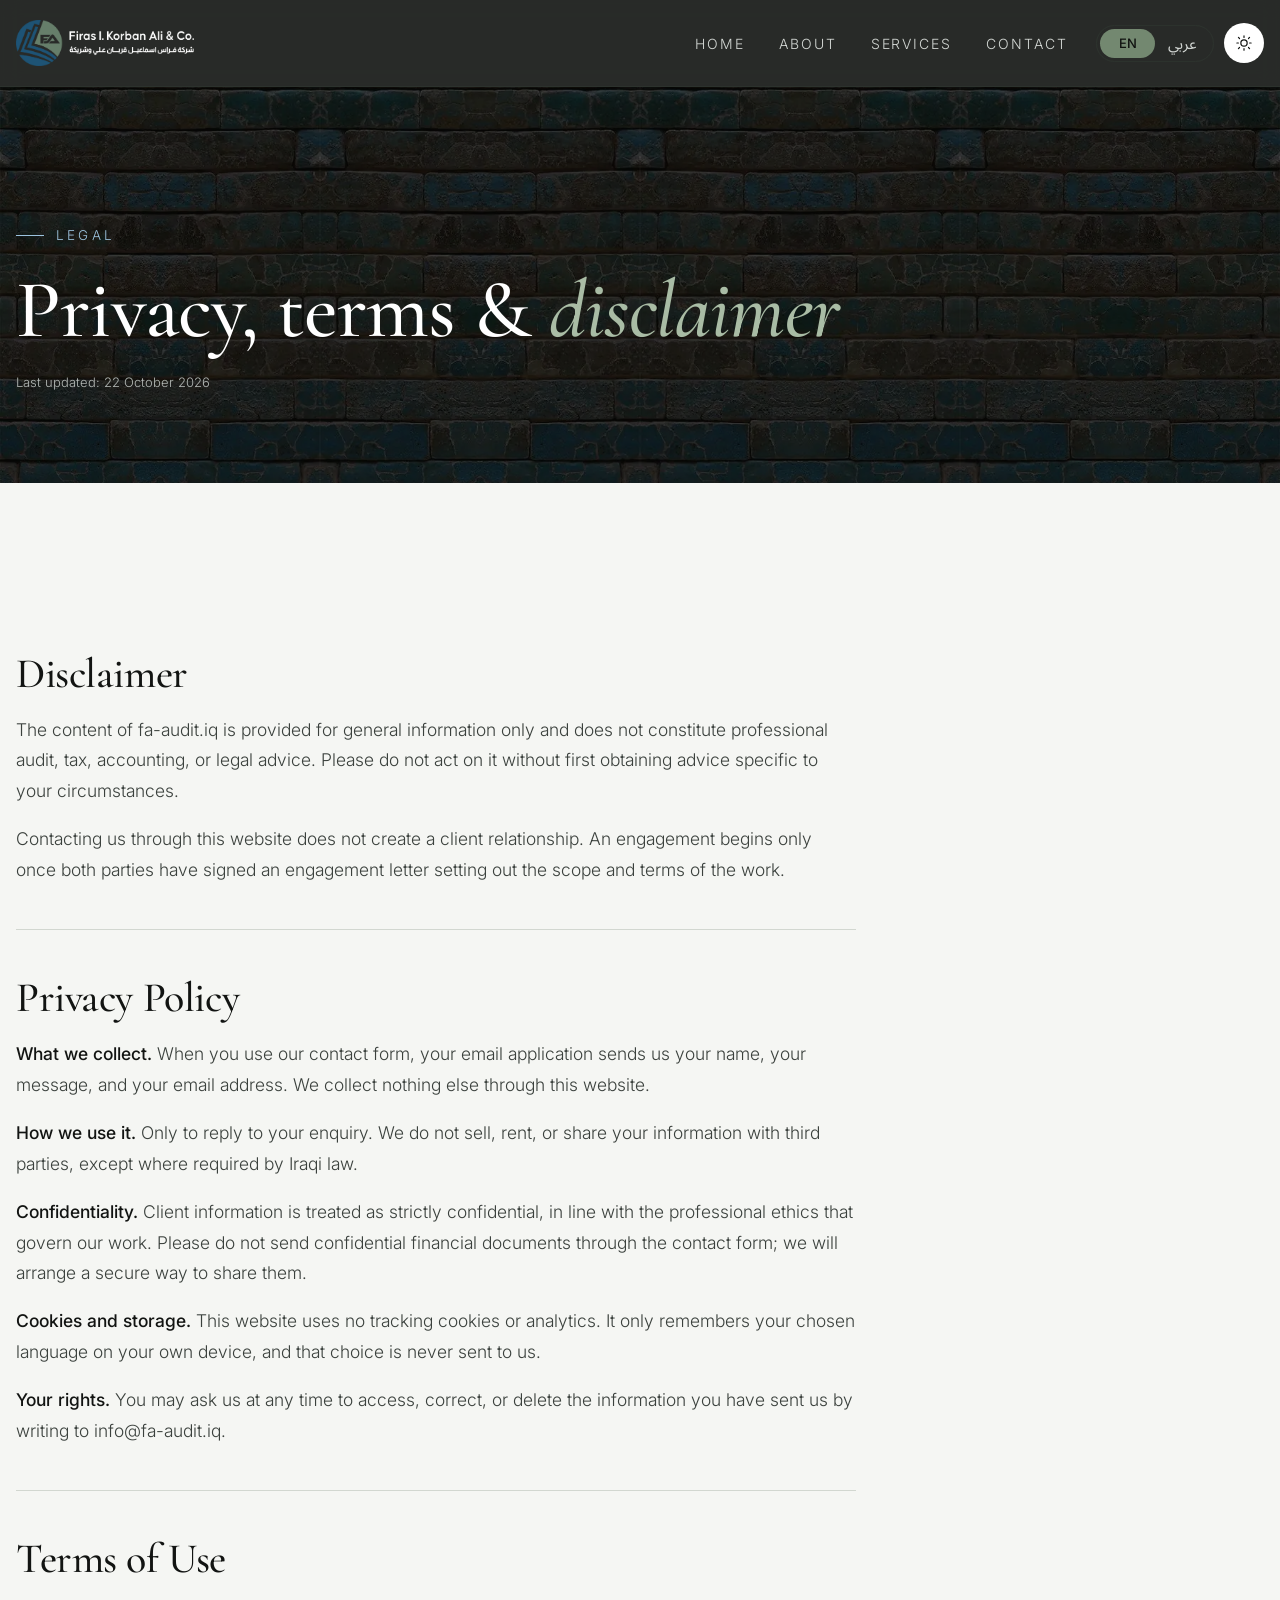
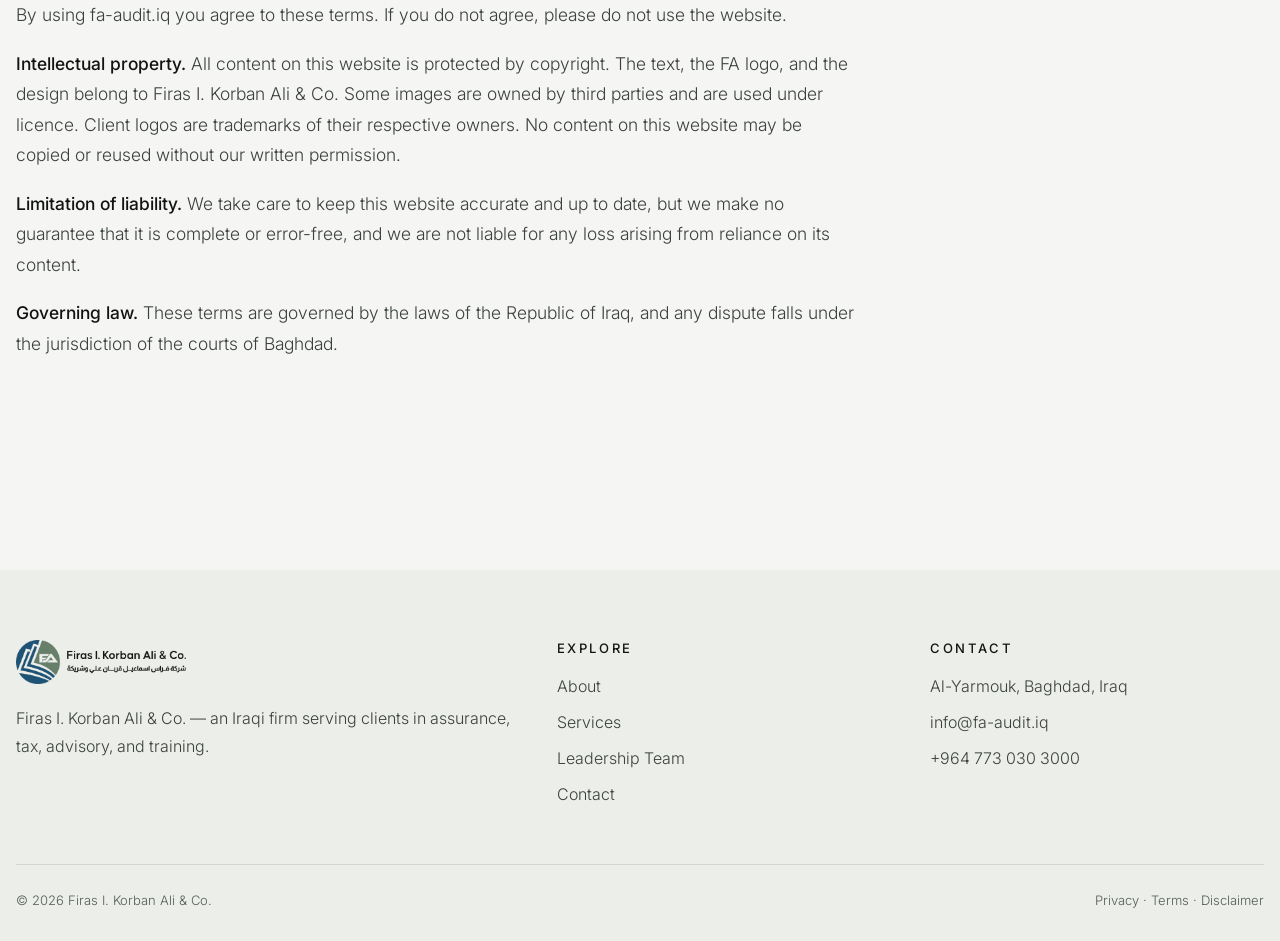
<file: legal.html>
<!doctype html>
<html lang="en" dir="ltr">
<head>
<meta charset="utf-8">
<meta name="viewport" content="width=device-width, initial-scale=1">
<title>FA-Audit Legal</title>
<meta name="description" content="Privacy policy, terms of use and disclaimer for fa-audit.iq.">
<link rel="canonical" href="https://fa-audit.iq/legal.html">
<meta property="og:type" content="website">
<meta property="og:site_name" content="FA-Audit">
<meta property="og:title" content="FA-Audit Legal">
<meta property="og:description" content="Privacy policy, terms of use and disclaimer for fa-audit.iq.">
<meta property="og:url" content="https://fa-audit.iq/legal.html">
<meta property="og:image" content="https://fa-audit.iq/assets/logo-circle.png">
<meta name="twitter:card" content="summary">
<link rel="icon" href="assets/logo-mark.png">
<link rel="stylesheet" href="style.css">
<script>try{var l=localStorage.getItem('lang');if(l==='ar'){document.documentElement.lang='ar';document.documentElement.dir='rtl'}var t=localStorage.getItem('theme');if(t==='light'||t==='dark')document.documentElement.dataset.theme=t}catch(e){}</script>
</head>
<body>
<header class="nav"><div class="wrap">
  <a class="brand" href="index.html"><img class="logo-dark" src="assets/logo-full.webp" alt="FA-Audit — Firas I. Korban Ali &amp; Co."><img class="logo-light" src="assets/logo-full-light.webp" alt="FA-Audit — Firas I. Korban Ali &amp; Co."></a>
  <nav><ul><li><a href="index.html" data-i18n="nav.home">Home</a></li><li><a href="about.html" data-i18n="nav.about">About</a></li><li><a href="services.html" data-i18n="nav.services">Services</a></li><li><a href="contact.html" data-i18n="nav.contact">Contact</a></li></ul></nav>
  <div class="lang" role="group" aria-label="Language">
    <button data-lang="en" lang="en">EN</button><button data-lang="ar" lang="ar">عربي</button>
  </div>
  <button class="theme-toggle" aria-label="Switch colour theme"><svg class="moon" viewBox="0 0 24 24" fill="none" stroke="currentColor" stroke-width="1.6" stroke-linecap="round" stroke-linejoin="round"><path d="M20.5 14.2A8.5 8.5 0 1 1 9.8 3.5a6.8 6.8 0 0 0 10.7 10.7Z"/></svg><svg class="sun" viewBox="0 0 24 24" fill="none" stroke="currentColor" stroke-width="1.6" stroke-linecap="round"><circle cx="12" cy="12" r="4.2"/><path d="M12 2.5v2M12 19.5v2M4.6 4.6 6 6M18 18l1.4 1.4M2.5 12h2M19.5 12h2M4.6 19.4 6 18M18 6l1.4-1.4"/></svg></button>
  <button class="burger" aria-label="Menu"><span></span><span></span></button>
</div></header>
<main>

<section class="page-head on-dark"><div class="wrap reveal">
  <span class="eyebrow" data-i18n="legal.eyebrow">Legal</span>
  <h1 data-i18n="legal.title">Privacy, terms &amp; <em>disclaimer</em></h1>
  <p class="legal-updated" data-i18n="legal.updated">Last updated: 22 October 2026</p>
</div></section>
<section><div class="wrap narrow legal">
  <article class="legal-block reveal" id="disclaimer"><h2 data-i18n="disc.title">Disclaimer</h2><p data-i18n="disc.p1">The content of fa-audit.iq is provided for general information only and does not constitute professional audit, tax, accounting, or legal advice. Please do not act on it without first obtaining advice specific to your circumstances.</p><p data-i18n="disc.p2">Contacting us through this website does not create a client relationship. An engagement begins only once both parties have signed an engagement letter setting out the scope and terms of the work.</p></article>
  <article class="legal-block reveal" id="privacy"><h2 data-i18n="priv.title">Privacy Policy</h2><p data-i18n="priv.p1"><strong>What we collect.</strong> When you use our contact form, your email application sends us your name, your message, and your email address. We collect nothing else through this website.</p><p data-i18n="priv.p2"><strong>How we use it.</strong> Only to reply to your enquiry. We do not sell, rent, or share your information with third parties, except where required by Iraqi law.</p><p data-i18n="priv.p3"><strong>Confidentiality.</strong> Client information is treated as strictly confidential, in line with the professional ethics that govern our work. Please do not send confidential financial documents through the contact form; we will arrange a secure way to share them.</p><p data-i18n="priv.p4"><strong>Cookies and storage.</strong> This website uses no tracking cookies or analytics. It only remembers your chosen language on your own device, and that choice is never sent to us.</p><p data-i18n="priv.p5"><strong>Your rights.</strong> You may ask us at any time to access, correct, or delete the information you have sent us by writing to info@fa-audit.iq.</p></article>
  <article class="legal-block reveal" id="terms"><h2 data-i18n="terms.title">Terms of Use</h2><p data-i18n="terms.p1">By using fa-audit.iq you agree to these terms. If you do not agree, please do not use the website.</p><p data-i18n="terms.p2"><strong>Intellectual property.</strong> All content on this website, including text, the FA logo, and design, belongs to Firas I. Korban Ali &amp; Co. It may not be copied or reused without our written permission.</p><p data-i18n="terms.p3"><strong>Limitation of liability.</strong> We take care to keep this website accurate and up to date, but we make no guarantee that it is complete or error-free, and we are not liable for any loss arising from reliance on its content.</p><p data-i18n="terms.p4"><strong>Governing law.</strong> These terms are governed by the laws of the Republic of Iraq, and any dispute falls under the jurisdiction of the courts of Baghdad.</p></article>
</div></section>
</main>
<footer><div class="wrap">
  <div class="cols">
    <div>
      <img class="logo-dark" src="assets/logo-full.webp" alt="FA-Audit"><img class="logo-light" src="assets/logo-full-light.webp" alt="FA-Audit">
      <p data-i18n="footer.about">Firas I. Korban Ali &amp; Co. — an Iraqi firm serving clients in assurance, tax, advisory, and training.</p>
    </div>
    <div><h4 data-i18n="footer.explore">Explore</h4><ul>
      <li><a href="about.html" data-i18n="nav.about">About</a></li><li><a href="services.html" data-i18n="nav.services">Services</a></li>
      <li><a href="about.html#leadership" data-i18n="footer.team">Leadership Team</a></li><li><a href="contact.html" data-i18n="nav.contact">Contact</a></li></ul></div>
    <div><h4 data-i18n="footer.contact">Contact</h4><ul>
      <li><span data-i18n="address">Al-Yarmouk, Baghdad, Iraq</span></li>
      <li><a href="mailto:info@fa-audit.iq">info@fa-audit.iq</a></li>
      <li><a href="tel:+9647730303000" dir="ltr">+964 773 030 3000</a></li></ul></div>
  </div>
  <div class="base"><span data-i18n="footer.copy">© 2026 Firas I. Korban Ali &amp; Co.</span><a href="legal.html" data-i18n="footer.legal">Privacy · Terms · Disclaimer</a></div>
</div></footer>
<script src="lang.js"></script>
<script src="script.js"></script>
</body>
</html>
</file>
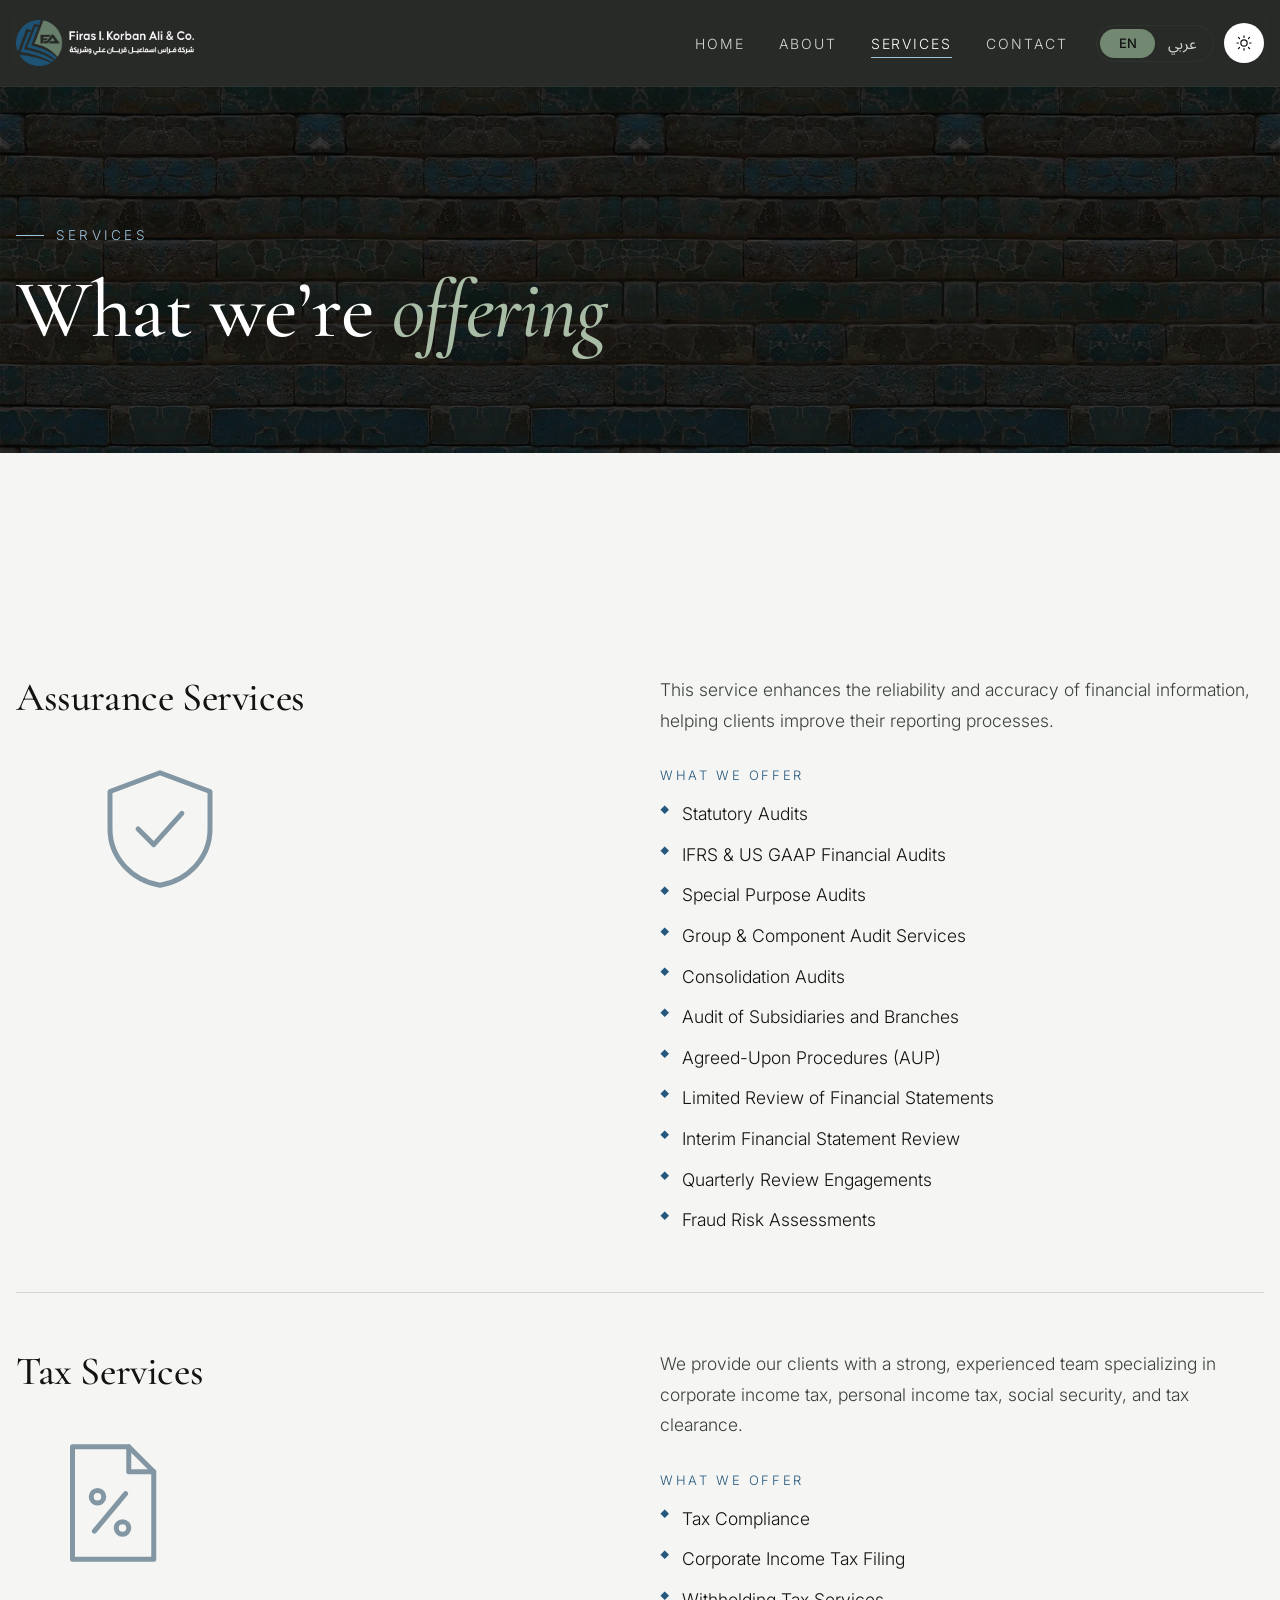
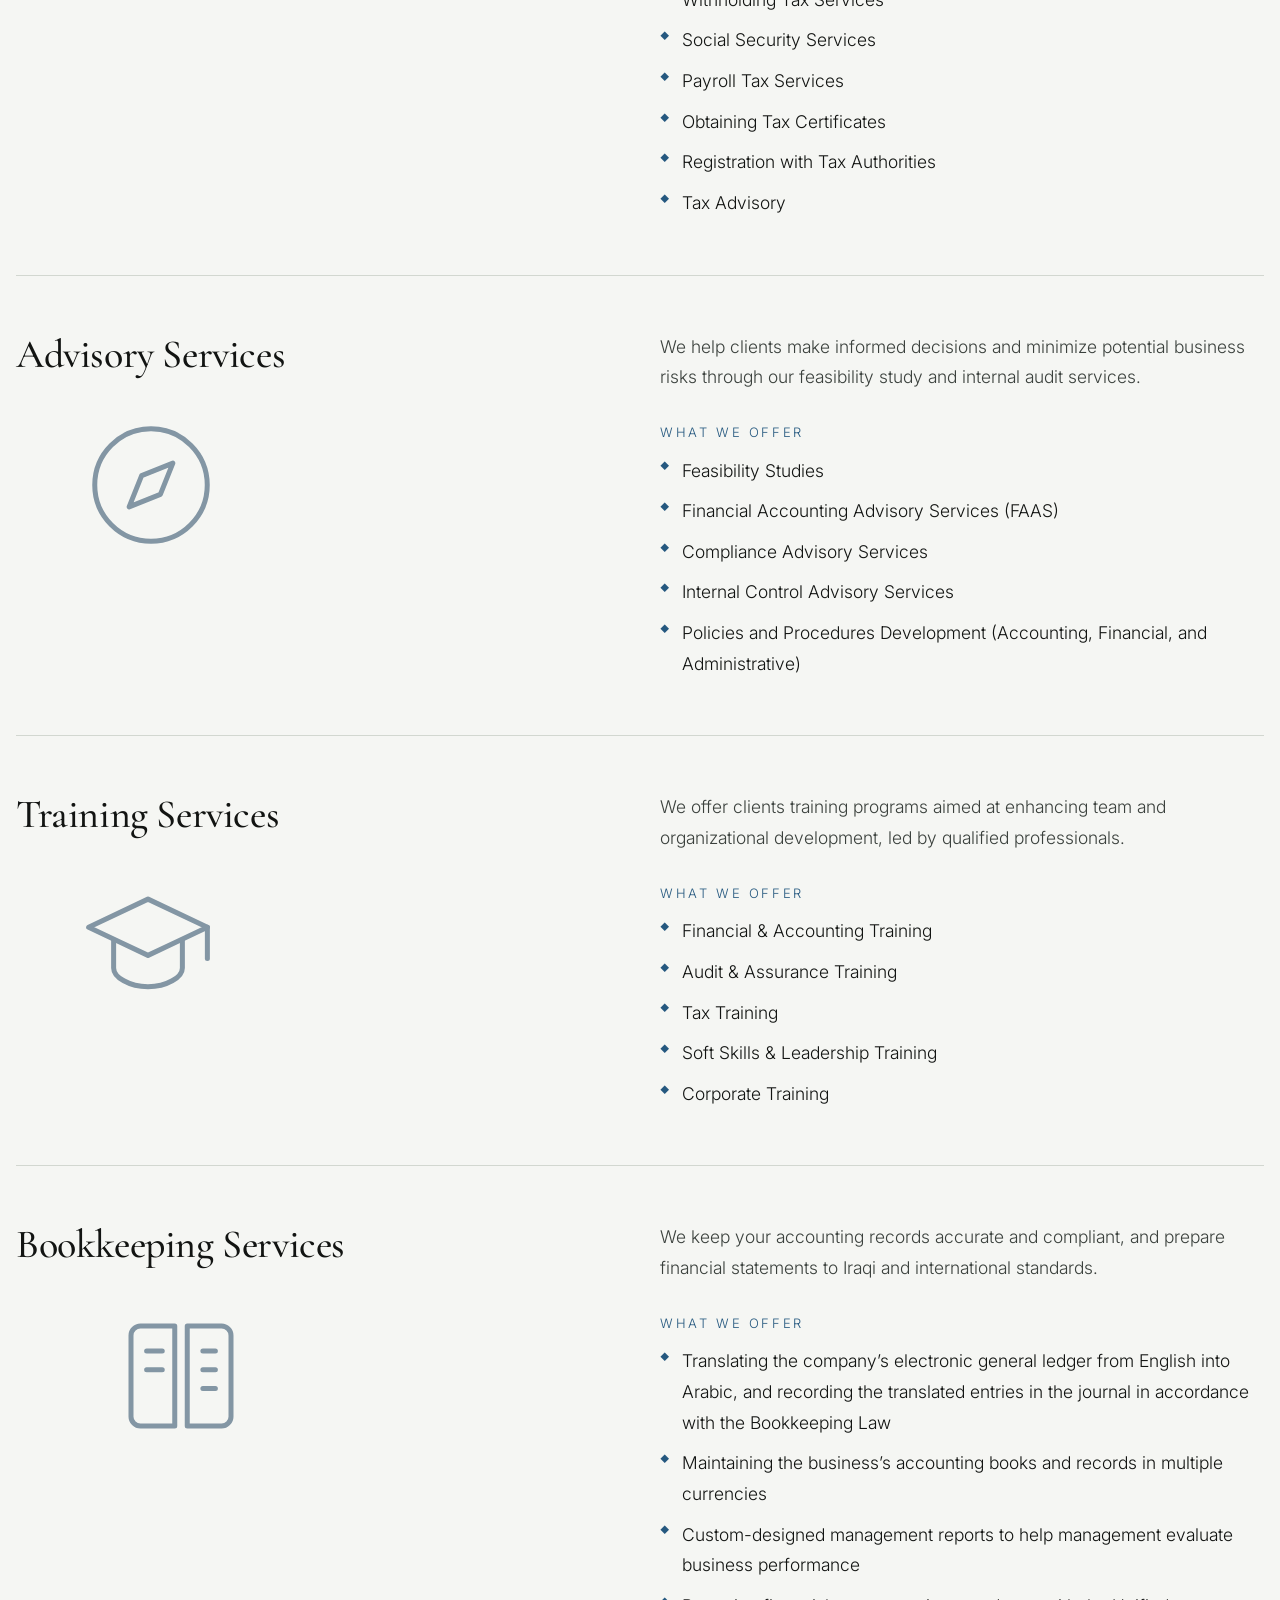
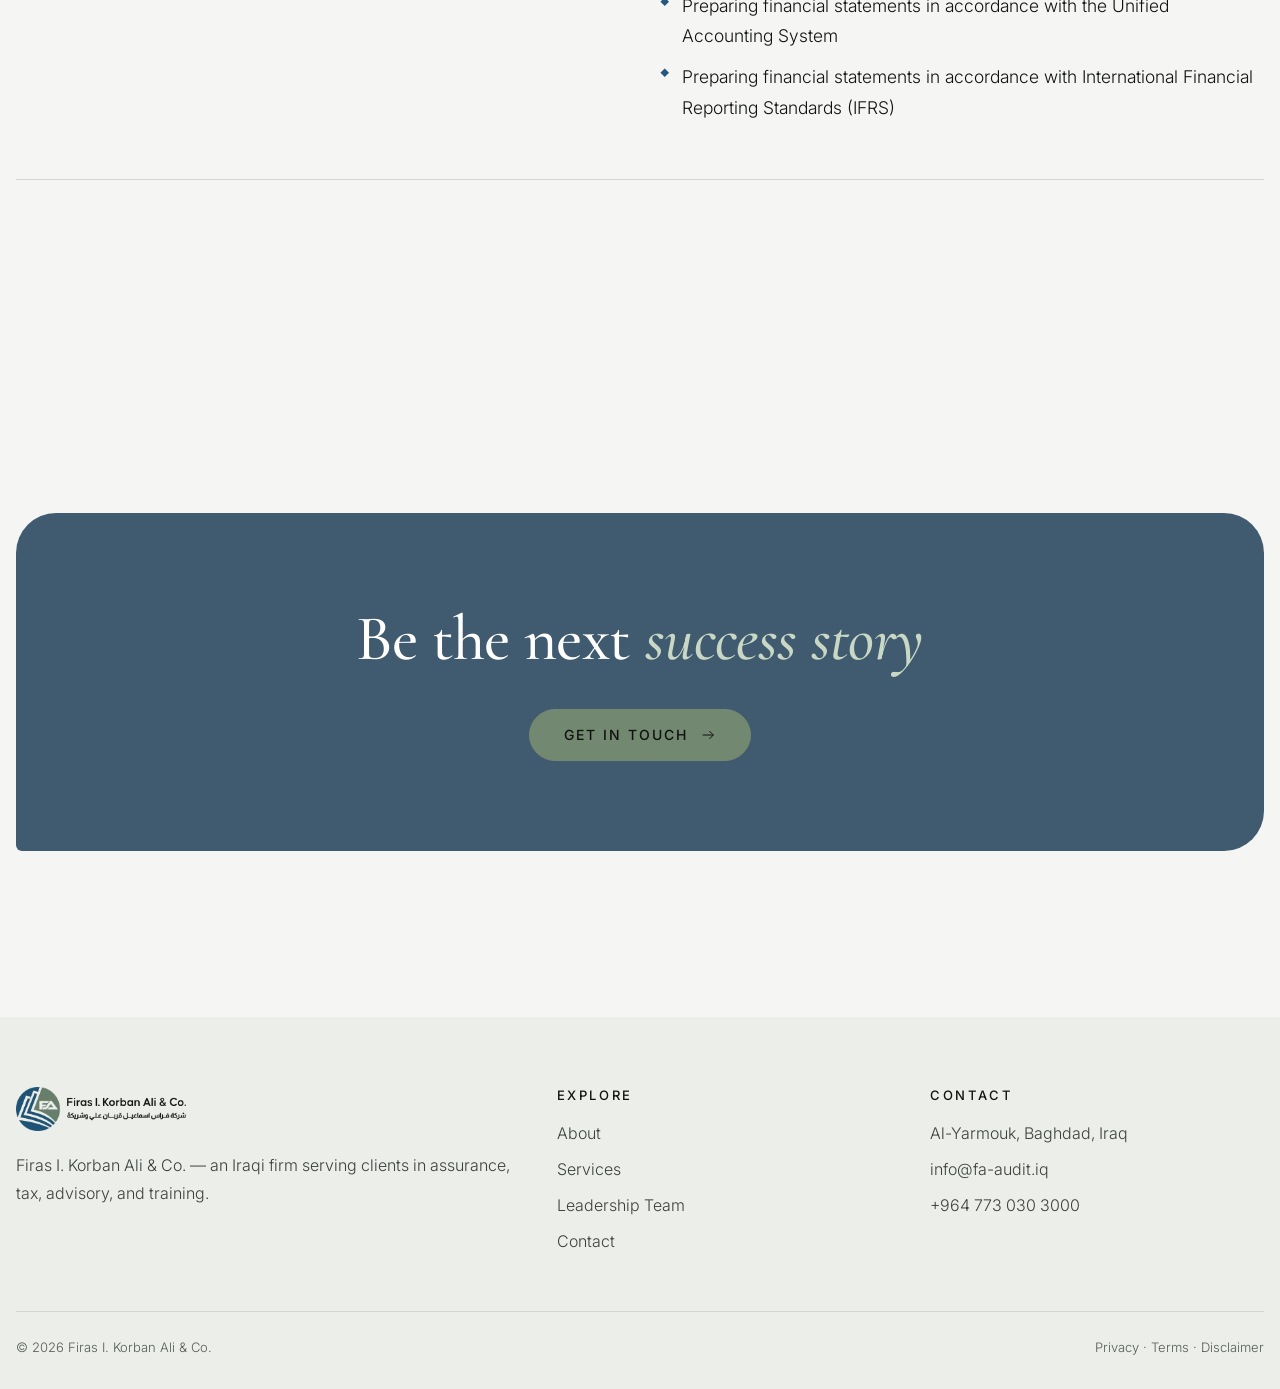
<file: services.html>
<!doctype html>
<html lang="en" dir="ltr">
<head>
<meta charset="utf-8">
<meta name="viewport" content="width=device-width, initial-scale=1">
<title>FA-Audit Services</title>
<meta name="description" content="Assurance, tax, advisory and training services in Iraq.">
<link rel="canonical" href="https://fa-audit.iq/services.html">
<meta property="og:type" content="website">
<meta property="og:site_name" content="FA-Audit">
<meta property="og:title" content="FA-Audit Services">
<meta property="og:description" content="Assurance, tax, advisory and training services in Iraq.">
<meta property="og:url" content="https://fa-audit.iq/services.html">
<meta property="og:image" content="https://fa-audit.iq/assets/logo-circle.png">
<meta name="twitter:card" content="summary">
<link rel="icon" href="assets/logo-mark.png">
<link rel="stylesheet" href="style.css">
<script>try{var l=localStorage.getItem('lang');if(l==='ar'){document.documentElement.lang='ar';document.documentElement.dir='rtl'}var t=localStorage.getItem('theme');if(t==='light'||t==='dark')document.documentElement.dataset.theme=t}catch(e){}</script>
</head>
<body>
<header class="nav"><div class="wrap">
  <a class="brand" href="index.html"><img class="logo-dark" src="assets/logo-full.webp" alt="FA-Audit — Firas I. Korban Ali &amp; Co."><img class="logo-light" src="assets/logo-full-light.webp" alt="FA-Audit — Firas I. Korban Ali &amp; Co."></a>
  <nav><ul><li><a href="index.html" data-i18n="nav.home">Home</a></li><li><a href="about.html" data-i18n="nav.about">About</a></li><li><a href="services.html" class=active data-i18n="nav.services">Services</a></li><li><a href="contact.html" data-i18n="nav.contact">Contact</a></li></ul></nav>
  <div class="lang" role="group" aria-label="Language">
    <button data-lang="en" lang="en">EN</button><button data-lang="ar" lang="ar">عربي</button>
  </div>
  <button class="theme-toggle" aria-label="Switch colour theme"><svg class="moon" viewBox="0 0 24 24" fill="none" stroke="currentColor" stroke-width="1.6" stroke-linecap="round" stroke-linejoin="round"><path d="M20.5 14.2A8.5 8.5 0 1 1 9.8 3.5a6.8 6.8 0 0 0 10.7 10.7Z"/></svg><svg class="sun" viewBox="0 0 24 24" fill="none" stroke="currentColor" stroke-width="1.6" stroke-linecap="round"><circle cx="12" cy="12" r="4.2"/><path d="M12 2.5v2M12 19.5v2M4.6 4.6 6 6M18 18l1.4 1.4M2.5 12h2M19.5 12h2M4.6 19.4 6 18M18 6l1.4-1.4"/></svg></button>
  <button class="burger" aria-label="Menu"><span></span><span></span></button>
</div></header>
<main>

<section class="page-head on-dark"><div class="wrap reveal">
  <span class="eyebrow" data-i18n="nav.services">Services</span>
  <h1 data-i18n="svcp.title">What we’re <em>offering</em></h1>
</div></section>
<section><div class="wrap"><div class="detail reveal" id="assurance">
  <div><h3 data-i18n="s1.full">Assurance Services</h3><span class="ico plain" aria-hidden="true"><svg viewBox="0 0 24 24" fill="none" stroke="currentColor" stroke-width="1.4" stroke-linecap="round" stroke-linejoin="round"><path d="M12 3l8 3v6c0 4.5-3.4 8.2-8 9-4.6-.8-8-4.5-8-9V6l8-3z"/><path d="M8.5 12l2.5 2.5 4.5-5"/></svg></span></div>
  <div><p data-i18n="s1.desc">This service enhances the reliability and accuracy of financial information, helping clients improve their reporting processes.</p><span class="sub-label" data-i18n="svc.list">What we offer</span><ul class="subs"><li data-i18n="s1.sub1">Statutory Audits</li><li data-i18n="s1.sub2">IFRS &amp; US GAAP Financial Audits</li><li data-i18n="s1.sub3">Special Purpose Audits</li><li data-i18n="s1.sub4">Group &amp; Component Audit Services</li><li data-i18n="s1.sub5">Consolidation Audits</li><li data-i18n="s1.sub6">Audit of Subsidiaries and Branches</li><li data-i18n="s1.sub7">Agreed-Upon Procedures (AUP)</li><li data-i18n="s1.sub8">Limited Review of Financial Statements</li><li data-i18n="s1.sub9">Interim Financial Statement Review</li><li data-i18n="s1.sub10">Quarterly Review Engagements</li><li data-i18n="s1.sub11">Fraud Risk Assessments</li></ul></div>
</div><div class="detail reveal" id="tax">
  <div><h3 data-i18n="s2.full">Tax Services</h3><span class="ico plain" aria-hidden="true"><svg viewBox="0 0 24 24" fill="none" stroke="currentColor" stroke-width="1.4" stroke-linecap="round" stroke-linejoin="round"><path d="M6 3h9l4 4v14H6z"/><path d="M15 3v4h4"/><path d="M9.5 16.5l5-6"/><circle cx="10" cy="11" r="1"/><circle cx="14" cy="16" r="1"/></svg></span></div>
  <div><p data-i18n="s2.desc">We provide our clients with a strong, experienced team specializing in corporate income tax, personal income tax, social security, and tax clearance.</p><span class="sub-label" data-i18n="svc.list">What we offer</span><ul class="subs"><li data-i18n="s2.sub1">Tax Compliance</li><li data-i18n="s2.sub2">Corporate Income Tax Filing</li><li data-i18n="s2.sub3">Withholding Tax Services</li><li data-i18n="s2.sub4">Social Security Services</li><li data-i18n="s2.sub5">Payroll Tax Services</li><li data-i18n="s2.sub6">Obtaining Tax Certificates</li><li data-i18n="s2.sub7">Registration with Tax Authorities</li><li data-i18n="s2.sub8">Tax Advisory</li></ul></div>
</div><div class="detail reveal" id="advisory">
  <div><h3 data-i18n="s3.full">Advisory Services</h3><span class="ico plain" aria-hidden="true"><svg viewBox="0 0 24 24" fill="none" stroke="currentColor" stroke-width="1.4" stroke-linecap="round" stroke-linejoin="round"><circle cx="12" cy="12" r="9"/><path d="M15.5 8.5l-2 5-5 2 2-5z"/></svg></span></div>
  <div><p data-i18n="s3.desc">We help clients make informed decisions and minimize potential business risks through our feasibility study and internal audit services.</p><span class="sub-label" data-i18n="svc.list">What we offer</span><ul class="subs"><li data-i18n="s3.sub1">Feasibility Studies</li><li data-i18n="s3.sub2">Financial Accounting Advisory Services (FAAS)</li><li data-i18n="s3.sub3">Compliance Advisory Services</li><li data-i18n="s3.sub4">Internal Control Advisory Services</li><li data-i18n="s3.sub5">Policies and Procedures Development (Accounting, Financial, and Administrative)</li></ul></div>
</div><div class="detail reveal" id="training">
  <div><h3 data-i18n="s4.full">Training Services</h3><span class="ico plain" aria-hidden="true"><svg viewBox="0 0 24 24" fill="none" stroke="currentColor" stroke-width="1.4" stroke-linecap="round" stroke-linejoin="round"><path d="M2.5 9L12 4.5 21.5 9 12 13.5z"/><path d="M6.5 11v4.5c0 1.5 2.5 3 5.5 3s5.5-1.5 5.5-3V11"/><path d="M21.5 9v5"/></svg></span></div>
  <div><p data-i18n="s4.desc">We offer clients training programs aimed at enhancing team and organizational development, led by qualified professionals.</p><span class="sub-label" data-i18n="svc.list">What we offer</span><ul class="subs"><li data-i18n="s4.sub1">Financial &amp; Accounting Training</li><li data-i18n="s4.sub2">Audit &amp; Assurance Training</li><li data-i18n="s4.sub3">Tax Training</li><li data-i18n="s4.sub4">Soft Skills &amp; Leadership Training</li><li data-i18n="s4.sub5">Corporate Training</li></ul></div>
</div><div class="detail reveal" id="bookkeeping">
  <div><h3 data-i18n="s5.full">Bookkeeping Services</h3><span class="ico plain" aria-hidden="true"><svg viewBox="0 0 24 24" fill="none" stroke="currentColor" stroke-width="1.4" stroke-linecap="round" stroke-linejoin="round"><path d="M4 5.5C4 4.7 4.7 4 5.5 4H11v16H5.5c-.8 0-1.5-.7-1.5-1.5z"/><path d="M20 5.5c0-.8-.7-1.5-1.5-1.5H13v16h5.5c.8 0 1.5-.7 1.5-1.5z"/><path d="M6.5 8h2.5M6.5 11h2.5M15.5 8h2M15.5 11h2M15.5 14h2"/></svg></span></div>
  <div><p data-i18n="s5.desc">We keep your accounting records accurate and compliant, and prepare financial statements to Iraqi and international standards.</p><span class="sub-label" data-i18n="svc.list">What we offer</span><ul class="subs"><li data-i18n="s5.sub1">Translating the company’s electronic general ledger from English into Arabic, and recording the translated entries in the journal in accordance with the Bookkeeping Law</li><li data-i18n="s5.sub2">Maintaining the business’s accounting books and records in multiple currencies</li><li data-i18n="s5.sub3">Custom-designed management reports to help management evaluate business performance</li><li data-i18n="s5.sub4">Preparing financial statements in accordance with the Unified Accounting System</li><li data-i18n="s5.sub5">Preparing financial statements in accordance with International Financial Reporting Standards (IFRS)</li></ul></div>
</div></div></section>
<section class="cta"><div class="wrap reveal on-dark">
  <h2 data-i18n="cta.title">Be the next <em>success story</em></h2>
  <a class="btn" href="contact.html"><span data-i18n="btn.touch">Get in touch</span> <svg viewBox="0 0 24 24" fill="none" stroke="currentColor" stroke-width="1.5"><path d="M4 12h16M14 6l6 6-6 6"/></svg></a>
</div></section>

</main>
<footer><div class="wrap">
  <div class="cols">
    <div>
      <img class="logo-dark" src="assets/logo-full.webp" alt="FA-Audit"><img class="logo-light" src="assets/logo-full-light.webp" alt="FA-Audit">
      <p data-i18n="footer.about">Firas I. Korban Ali &amp; Co. — an Iraqi firm serving clients in assurance, tax, advisory, and training.</p>
    </div>
    <div><h4 data-i18n="footer.explore">Explore</h4><ul>
      <li><a href="about.html" data-i18n="nav.about">About</a></li><li><a href="services.html" data-i18n="nav.services">Services</a></li>
      <li><a href="about.html#leadership" data-i18n="footer.team">Leadership Team</a></li><li><a href="contact.html" data-i18n="nav.contact">Contact</a></li></ul></div>
    <div><h4 data-i18n="footer.contact">Contact</h4><ul>
      <li><span data-i18n="address">Al-Yarmouk, Baghdad, Iraq</span></li>
      <li><a href="mailto:info@fa-audit.iq">info@fa-audit.iq</a></li>
      <li><a href="tel:+9647730303000" dir="ltr">+964 773 030 3000</a></li></ul></div>
  </div>
  <div class="base"><span data-i18n="footer.copy">© 2026 Firas I. Korban Ali &amp; Co.</span><a href="legal.html" data-i18n="footer.legal">Privacy · Terms · Disclaimer</a></div>
</div></footer>
<script src="lang.js"></script>
<script src="script.js"></script>
</body>
</html>
</file>
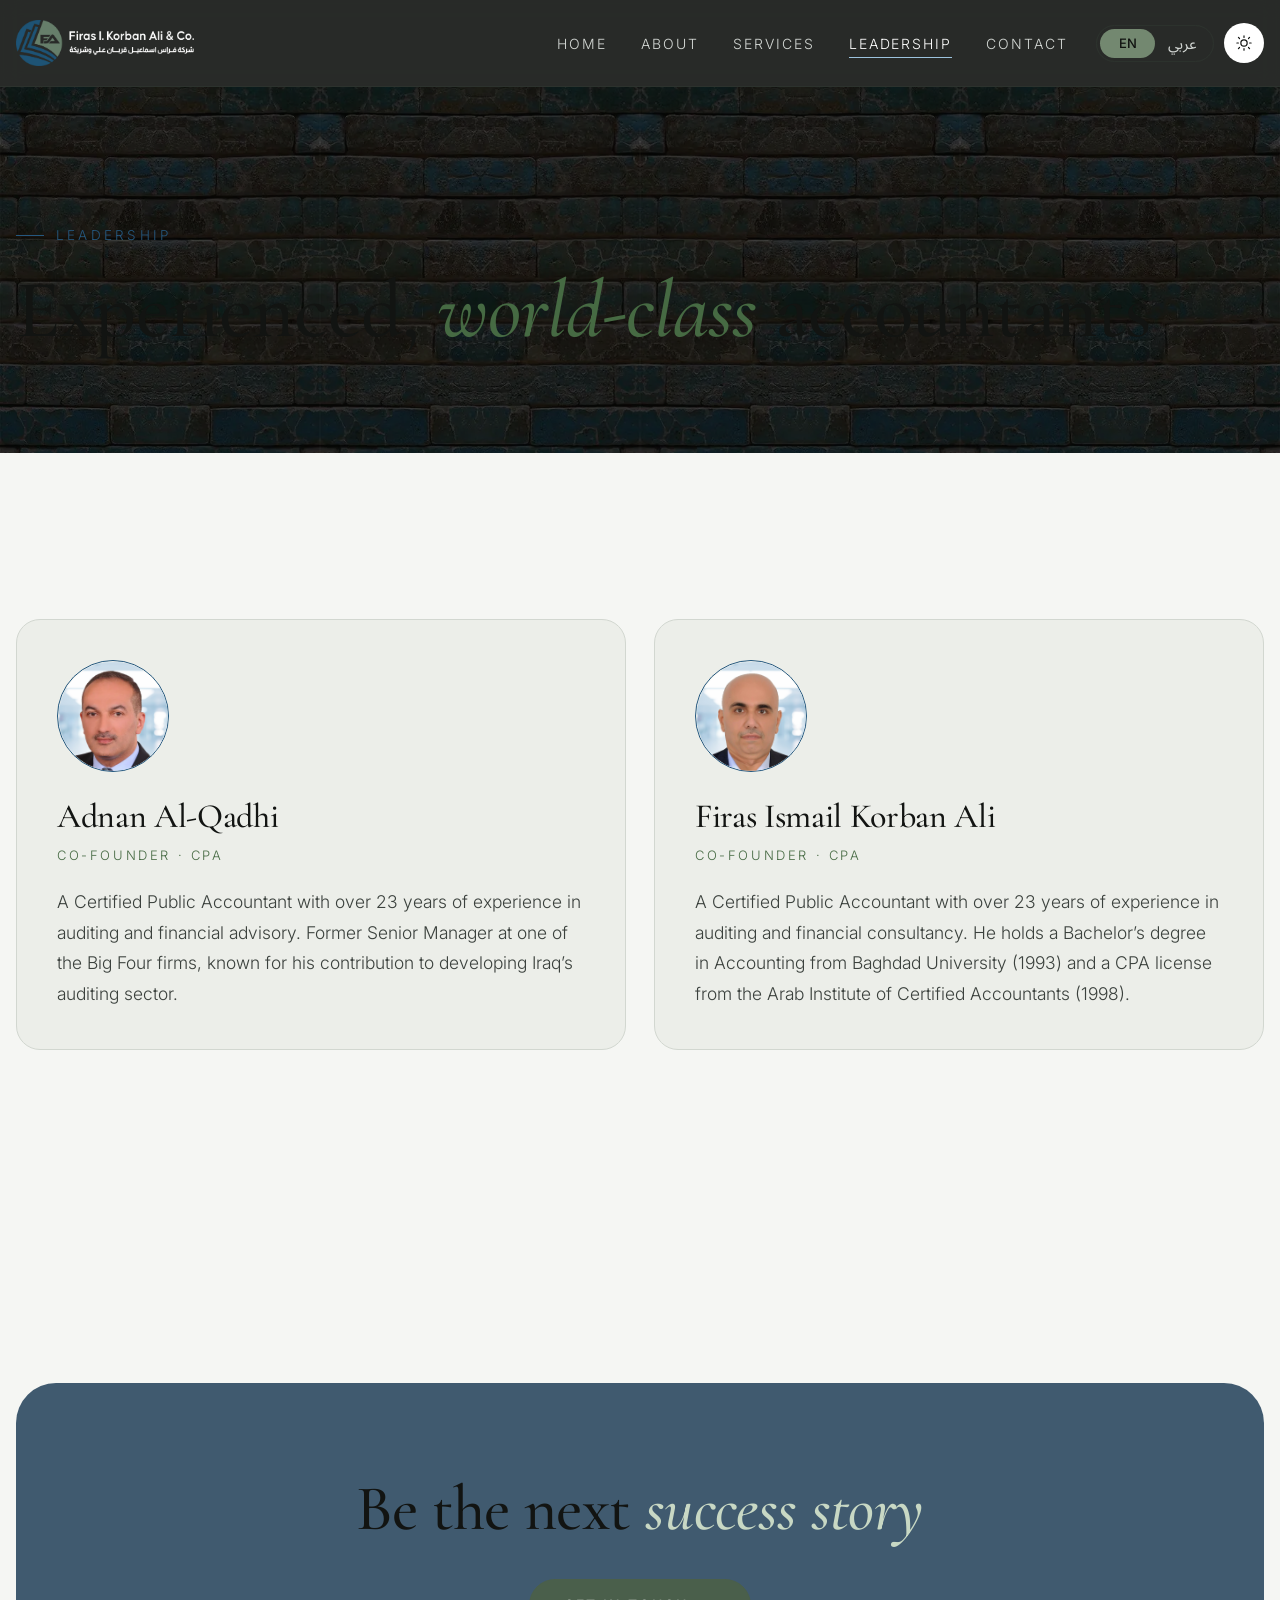
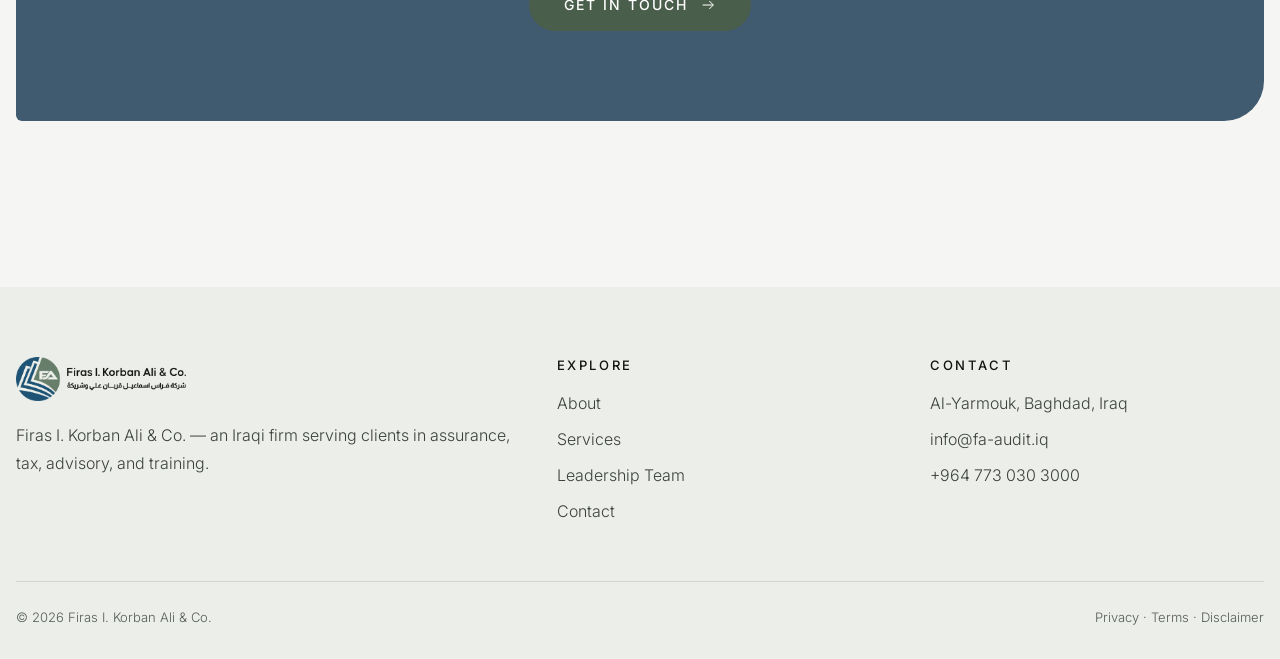
<file: team.html>
<!doctype html>
<html lang="en" dir="ltr">
<head>
<meta charset="utf-8">
<meta name="viewport" content="width=device-width, initial-scale=1">
<title>FA-Audit Leadership</title>
<meta name="description" content="The co-founders of Firas I. Korban Ali & Co.">
<link rel="canonical" href="https://fa-audit.iq/team.html">
<meta property="og:type" content="website">
<meta property="og:site_name" content="FA-Audit">
<meta property="og:title" content="FA-Audit Leadership">
<meta property="og:description" content="The co-founders of Firas I. Korban Ali & Co.">
<meta property="og:url" content="https://fa-audit.iq/team.html">
<meta property="og:image" content="https://fa-audit.iq/assets/logo-circle.png">
<meta name="twitter:card" content="summary">
<link rel="icon" href="assets/logo-mark.png">
<link rel="stylesheet" href="style.css">
<script>try{var l=localStorage.getItem('lang');if(l==='ar'){document.documentElement.lang='ar';document.documentElement.dir='rtl'}var t=localStorage.getItem('theme');if(t==='light'||t==='dark')document.documentElement.dataset.theme=t}catch(e){}</script>
</head>
<body>
<header class="nav"><div class="wrap">
  <a class="brand" href="index.html"><img class="logo-dark" src="assets/logo-full.webp" alt="FA-Audit — Firas I. Korban Ali &amp; Co."><img class="logo-light" src="assets/logo-full-light.webp" alt="FA-Audit — Firas I. Korban Ali &amp; Co."></a>
  <nav><ul><li><a href="index.html" data-i18n="nav.home">Home</a></li><li><a href="about.html" data-i18n="nav.about">About</a></li><li><a href="services.html" data-i18n="nav.services">Services</a></li><li><a href="team.html" class=active data-i18n="nav.team">Leadership</a></li><li><a href="contact.html" data-i18n="nav.contact">Contact</a></li></ul></nav>
  <div class="lang" role="group" aria-label="Language">
    <button data-lang="en" lang="en">EN</button><button data-lang="ar" lang="ar">عربي</button>
  </div>
  <button class="theme-toggle" aria-label="Switch colour theme"><svg class="moon" viewBox="0 0 24 24" fill="none" stroke="currentColor" stroke-width="1.6" stroke-linecap="round" stroke-linejoin="round"><path d="M20.5 14.2A8.5 8.5 0 1 1 9.8 3.5a6.8 6.8 0 0 0 10.7 10.7Z"/></svg><svg class="sun" viewBox="0 0 24 24" fill="none" stroke="currentColor" stroke-width="1.6" stroke-linecap="round"><circle cx="12" cy="12" r="4.2"/><path d="M12 2.5v2M12 19.5v2M4.6 4.6 6 6M18 18l1.4 1.4M2.5 12h2M19.5 12h2M4.6 19.4 6 18M18 6l1.4-1.4"/></svg></button>
  <button class="burger" aria-label="Menu"><span></span><span></span></button>
</div></header>
<main>

<section class="page-head"><div class="wrap reveal">
  <span class="eyebrow" data-i18n="nav.team">Leadership</span>
  <h1 data-i18n="team.title">Experienced, <em>world-class</em> accountants</h1>
</div></section>
<section><div class="wrap">
  <div class="team">
    <div class="member reveal"><div class="initials">AQ<img src="assets/adnan.png" alt="Adnan Al-Qadhi" onerror="this.remove()"></div>
      <h3 data-i18n="m2.name">Adnan Al-Qadhi</h3><div class="role" data-i18n="role">Co-Founder · CPA</div>
      <p data-i18n="m2.bio">A Certified Public Accountant with over 23 years of experience in auditing and financial advisory. Former Senior Manager at one of the Big Four firms, known for his contribution to developing Iraq’s auditing sector.</p></div>
    <div class="member reveal"><div class="initials">FK<img src="assets/firas.png" alt="Firas Ismail Korban Ali" onerror="this.remove()"></div>
      <h3 data-i18n="m1.name">Firas Ismail Korban Ali</h3><div class="role" data-i18n="role">Co-Founder · CPA</div>
      <p data-i18n="m1.bio">A Certified Public Accountant with over 23 years of experience in auditing and financial consultancy. He holds a Bachelor’s degree in Accounting from Baghdad University (1993) and a CPA license from the Arab Institute of Certified Accountants (1998).</p></div>
  </div>
</div></section>
<section class="cta"><div class="wrap reveal">
  <h2 data-i18n="cta.title">Be the next <em>success story</em></h2>
  <a class="btn" href="contact.html"><span data-i18n="btn.touch">Get in touch</span> <svg viewBox="0 0 24 24" fill="none" stroke="currentColor" stroke-width="1.5"><path d="M4 12h16M14 6l6 6-6 6"/></svg></a>
</div></section>

</main>
<footer><div class="wrap">
  <div class="cols">
    <div>
      <img class="logo-dark" src="assets/logo-full.webp" alt="FA-Audit"><img class="logo-light" src="assets/logo-full-light.webp" alt="FA-Audit">
      <p data-i18n="footer.about">Firas I. Korban Ali &amp; Co. — an Iraqi firm serving clients in assurance, tax, advisory, and training.</p>
    </div>
    <div><h4 data-i18n="footer.explore">Explore</h4><ul>
      <li><a href="about.html" data-i18n="nav.about">About</a></li><li><a href="services.html" data-i18n="nav.services">Services</a></li>
      <li><a href="team.html" data-i18n="footer.team">Leadership Team</a></li><li><a href="contact.html" data-i18n="nav.contact">Contact</a></li></ul></div>
    <div><h4 data-i18n="footer.contact">Contact</h4><ul>
      <li><span data-i18n="address">Al-Yarmouk, Baghdad, Iraq</span></li>
      <li><a href="mailto:info@fa-audit.iq">info@fa-audit.iq</a></li>
      <li><a href="tel:+9647730303000" dir="ltr">+964 773 030 3000</a></li></ul></div>
  </div>
  <div class="base"><span data-i18n="footer.copy">© 2026 Firas I. Korban Ali &amp; Co.</span><a href="legal.html" data-i18n="footer.legal">Privacy · Terms · Disclaimer</a></div>
</div></footer>
<script src="lang.js"></script>
<script src="script.js"></script>
</body>
</html>
</file>
<file: style.css>
@import url('https://fonts.googleapis.com/css2?family=Cormorant+Garamond:ital,wght@0,400;0,500;0,600;1,400&family=Inter:wght@300;400;500&family=Noto+Sans+Arabic:wght@400;500;700&display=swap');

:root {
  --bg: #121412;
  --bg-2: #181b18;
  --card: #1c201d;
  --line: #2c322d;
  --ink: #ffffff;
  --ink-2: #b4b8b5;
  --muted: #8d918f;
  --navy: #2a5a7c;
  --navy-2: #3a7099;
  --sage: #738870;
  --sage-2: #8a9e86;
  --accent: #6f9fc0;
  --on-sage: #101210;
  --on-accent: #141410;
  --on-navy: #ffffff;
  --nav-bg: rgba(18, 20, 18, .88);
  --band-green: #141b16;
  --cta-bg: #1d4560;
  --ico-blue: #6d808e;
  --ico-green: #76857a;
  --band-blue: #121b21;
  --toggle-bg: #ffffff;
  --toggle-fg: #121412;
  --toggle-hover: #3a7099;
  --toggle-hover-fg: #ffffff;
  color-scheme: dark;
  --serif: 'Cormorant Garamond', Georgia, serif;
  --sans: 'Inter', system-ui, sans-serif;
  --ar: Arial, 'Noto Sans Arabic', sans-serif;
  --ar-sans: var(--ar);
  --ease: cubic-bezier(.22, .61, .36, 1);
}
/* light theme: follows the device unless the visitor picked one with the switch (html[data-theme]) */
@media (prefers-color-scheme: light) {
  :root:not([data-theme="dark"]) {
    --bg: #f5f6f3;
    --bg-2: #eceee9;
    --card: #e4e8e2;
    --line: #d2d7d0;
    --ink: #121412;
    --ink-2: #3b413d;
    --muted: #565d58;
    --navy: #24506f;
    --navy-2: #1c4360;
    --sage: #4a5f4b;
    --sage-2: #466a43;
    --accent: #25587f;
    --on-sage: #ffffff;
    --on-accent: #ffffff;
    --on-navy: #ffffff;
    --nav-bg: rgba(245, 246, 243, .9);
  --band-green: #e2eae0;
  --cta-bg: #405a6f;
  --ico-blue: #8396a4;
  --ico-green: #8c9a8d;
  --band-blue: #dde8ee;
    --toggle-bg: #121412;
    --toggle-fg: #ffffff;
    --toggle-hover: #4a5f4b;
    --toggle-hover-fg: #ffffff;
    color-scheme: light;
  }
}
:root[data-theme="light"] {
  --bg: #f5f6f3;
  --bg-2: #eceee9;
  --card: #e4e8e2;
  --line: #d2d7d0;
  --ink: #121412;
  --ink-2: #3b413d;
  --muted: #565d58;
  --navy: #24506f;
  --navy-2: #1c4360;
  --sage: #4a5f4b;
  --sage-2: #466a43;
  --accent: #25587f;
  --on-sage: #ffffff;
  --on-accent: #ffffff;
  --on-navy: #ffffff;
  --nav-bg: rgba(245, 246, 243, .9);
  --band-green: #e2eae0;
  --cta-bg: #405a6f;
  --ico-blue: #8396a4;
  --ico-green: #8c9a8d;
  --band-blue: #dde8ee;
  --toggle-bg: #121412;
  --toggle-fg: #ffffff;
  --toggle-hover: #4a5f4b;
  --toggle-hover-fg: #ffffff;
  color-scheme: light;
}

* { box-sizing: border-box; margin: 0; padding: 0; }
html { scroll-behavior: smooth; }
body {
  background: var(--bg);
  color: var(--ink);
  font: 300 17.5px/1.75 var(--sans);
  -webkit-font-smoothing: antialiased;
  overflow-x: hidden;
}
img { max-width: 100%; display: block; }
a { color: inherit; text-decoration: none; }
.ar { font-family: var(--ar); direction: rtl; }

.wrap { width: min(1260px, 100% - 32px); margin-inline: auto; }
section { padding: clamp(100px, 13vw, 180px) 0; }

/* ---------- Header ---------- */
.nav {
  position: sticky; top: 0; z-index: 50;
  background: var(--nav-bg);
  backdrop-filter: blur(10px);
  border-bottom: 1px solid var(--line);
}
.nav .wrap { display: flex; align-items: center; height: 86px; }
.brand img { height: 46px; width: auto; }
.nav ul { display: flex; gap: 34px; list-style: none; }
.nav ul a {
  font-size: 14px; letter-spacing: .14em; text-transform: uppercase; color: var(--ink-2);
  position: relative; padding: 6px 0; transition: color .3s var(--ease);
}
.nav ul a::after {
  content: ''; position: absolute; left: 0; right: 0; bottom: 0; height: 1px;
  background: var(--accent); transform: scaleX(0); transition: transform .4s var(--ease);
}
.nav ul a:hover, .nav ul a.active { color: var(--ink); }
.nav ul a:hover::after, .nav ul a.active::after { transform: scaleX(1); }
.burger { display: none; background: none; border: 0; color: var(--ink); cursor: pointer; padding: 8px; }
.burger span { display: block; width: 24px; height: 1px; background: currentColor; margin: 6px 0; transition: .3s var(--ease); }

@media (max-width: 860px) {
  .burger { display: block; }
  .nav ul {
    position: fixed; inset: 86px 0 auto 0; flex-direction: column; gap: 0;
    background: var(--bg); border-bottom: 1px solid var(--line);
    max-height: 0; overflow: hidden; transition: max-height .5s var(--ease);
  }
  .nav ul a { display: block; padding: 18px 16px; border-top: 1px solid var(--line); }
  .nav ul a::after { display: none; }
  .nav.open ul { max-height: 420px; }
  .nav.open .burger span:first-child { transform: translateY(3.5px) rotate(45deg); }
  .nav.open .burger span:last-child { transform: translateY(-3.5px) rotate(-45deg); }
}

/* ---------- Type ---------- */
.eyebrow {
  display: inline-flex; align-items: center; gap: 12px;
  font-size: 13.5px; letter-spacing: .24em; text-transform: uppercase; color: var(--accent);
}
.eyebrow::before { content: ''; width: 28px; height: 1px; background: currentColor; }
h1, h2, h3 { font-family: var(--serif); font-weight: 500; line-height: 1.12; letter-spacing: -.01em; }
h1 { font-size: clamp(42px, 6.4vw, 84px); }
h2 { font-size: clamp(36px, 5vw, 64px); margin: 14px 0 22px; }
h3 { font-size: 31px; }
h2 em, h1 em { font-style: italic; color: var(--sage-2); }
.lead { font-size: 20px; color: var(--ink-2); max-width: 680px; }
p + p { margin-top: 1em; }
.ar-sub { font-family: var(--ar); color: var(--muted); font-size: 22px; direction: rtl; }

/* ---------- Ornament (Arabic eight-point star) ---------- */
.ornament { display: flex; align-items: center; gap: 18px; color: var(--accent); margin: 28px 0; }
.ornament::before, .ornament::after { content: ''; flex: 1; height: 1px; background: var(--line); }
.ornament svg { width: 22px; height: 22px; }
.ornament.short { max-width: 260px; }

/* ---------- Buttons ---------- */
.btn {
  display: inline-flex; align-items: center; gap: 12px;
  padding: 17px 34px; border: 1px solid var(--sage); border-radius: 999px;
  background: var(--sage); color: var(--on-sage);
  font: 500 14px/1 var(--sans); letter-spacing: .14em; text-transform: uppercase;
  cursor: pointer; transition: background .35s var(--ease), border-color .35s var(--ease), color .35s var(--ease), transform .35s var(--ease);
}
.btn svg { width: 16px; transition: transform .35s var(--ease); }
.btn.ghost { background: transparent; color: var(--ink); border-color: var(--line); }
/* hover on pointer devices, :active covers taps on touch */
@media (hover: hover) {
  .btn:hover { background: var(--navy); border-color: var(--navy); color: var(--on-navy); }
  .btn:hover svg { transform: translateX(4px); }
  .btn.ghost:hover { background: var(--accent); border-color: var(--accent); color: var(--on-accent); }
}
.btn:active { background: var(--navy-2); border-color: var(--navy-2); color: var(--on-navy); transform: scale(.97); }
.btn.ghost:active { background: var(--accent); border-color: var(--accent); color: var(--on-accent); }

/* ---------- Hero ---------- */
.hero { padding: clamp(80px, 10vw, 130px) 0; position: relative; overflow: hidden; min-height: min(84vh, 800px); display: flex; align-items: center; background: #121412; }
.hero-bg { position: absolute; inset: 0; width: 100%; height: 100%; max-width: none; object-fit: cover; object-position: right bottom; }
.hero::before { content: ''; position: absolute; inset: 0; z-index: 1; background: rgba(10, 12, 11, .3); }
.hero .wrap { position: relative; z-index: 2; }
[dir="rtl"] .hero-bg { scale: -1 1; }
/* areas on the photo or the deep-blue box always use the dark palette, in both themes */
/* the header also stays dark in light mode */
.on-dark, .nav {
  --bg: #121412; --bg-2: #181b18; --line: rgba(255, 255, 255, .28); --ink: #ffffff; --ink-2: #d4d8d5; --muted: #b3b8b5;
  --navy: #2a5a7c; --navy-2: #3a7099; --sage: #738870; --sage-2: #a9bca5; --accent: #9cc3de;
  --on-sage: #101210; --on-accent: #141410; --on-navy: #ffffff; color: var(--ink);
  --nav-bg: rgba(18, 20, 18, .9); --toggle-bg: #ffffff; --toggle-fg: #121412; --toggle-hover: #3a7099; --toggle-hover-fg: #ffffff;
}
.nav { --line: #2c322d; }
.nav .logo-light { display: none !important; }
.nav .logo-dark { display: block !important; }
/* alternating section colours */
.band-green { background: var(--bg-2); }
.band-blue { background: var(--bg-2); }
.hero .wrap > div { max-width: 720px; position: relative; }
.hero-mark {
  position: absolute; inset-inline-end: max(16px, calc((100vw - 1260px) / 2)); top: 50%; translate: 0 -50%;
  width: min(400px, 60vw); opacity: .5; pointer-events: none;
}
.hero h1 { margin: 22px 0 48px; }
.hero .ar-sub { margin-bottom: 28px; }
.hero .tags { display: flex; flex-wrap: wrap; gap: 10px 22px; color: var(--ink-2); font-size: 15px; letter-spacing: .12em; text-transform: uppercase; margin-bottom: 44px; }
.hero .tags span:not(:last-child)::after { content: '·'; margin-inline-start: 22px; color: var(--accent); }
.actions { display: flex; gap: 14px; flex-wrap: wrap; }

.quote {
  border: 1px solid var(--line); border-radius: 28px 28px 28px 4px;
  padding: 44px 38px; background: var(--bg-2); position: relative;
  transition: border-color .5s var(--ease), transform .5s var(--ease);
}
.quote:hover { border-color: var(--sage); transform: translateY(-4px); }
.quote::before {
  content: '“'; position: absolute; top: -8px; inset-inline-start: 28px;
  font: 400 110px/1 var(--serif); color: var(--accent); opacity: .7;
}
.quote blockquote { font: italic 400 clamp(24px, 2.6vw, 31px)/1.35 var(--serif); margin-top: 24px; }
.quote .ar { color: var(--ink-2); font-size: 20px; margin-top: 18px; }
.quote cite { display: block; margin-top: 22px; font-style: normal; font-size: 13px; letter-spacing: .16em; text-transform: uppercase; color: var(--muted); }

/* ---------- Page header (inner pages) ---------- */
.page-head { padding: clamp(80px, 10vw, 130px) 0 clamp(60px, 7vw, 90px); position: relative; background: #121412 url(assets/wall.webp) center / cover; }
.page-head::before { content: ''; position: absolute; inset: 0; background: rgba(10, 12, 11, .45); }
.page-head .wrap { position: relative; }
.page-head h1 { font-size: clamp(44px, 6.4vw, 82px); margin: 18px 0 6px; }

/* ---------- Grids & cards ---------- */
/* narrow blocks keep the page's left edge (right edge in Arabic) so everything lines up on one grid */
.wrap.narrow > * { max-width: 840px; }
.split { display: grid; grid-template-columns: 1fr 1fr; gap: clamp(40px, 6vw, 90px); align-items: center; }
.services { display: grid; grid-template-columns: repeat(4, 1fr); gap: 1px; background: var(--line); border: 1px solid var(--line); border-radius: 24px; overflow: hidden; margin-top: 56px; }
.service {
  background: var(--bg); padding: 46px 34px 40px; display: flex; flex-direction: column; gap: 14px;
  transition: background .45s var(--ease);
}
.service .num { font: 400 17px var(--serif); color: var(--accent); letter-spacing: .1em; }
.service .ar { color: var(--muted); font-size: 18px; text-align: left; direction: rtl; align-self: flex-start; }
.service p { color: var(--ink-2); font-size: 16.5px; flex: 1; }
.service .more { font-size: 13px; letter-spacing: .16em; text-transform: uppercase; color: var(--sage-2); display: flex; align-items: center; gap: 8px; }
.service .more svg { width: 14px; transition: transform .4s var(--ease); }
.service:hover, .service:active { background: var(--card); }
.service:hover h3 { color: var(--sage-2); }
.service:hover .more svg { transform: translateX(6px); }
.service h3 { transition: color .4s var(--ease); }

.stats { display: grid; grid-template-columns: repeat(4, 1fr); border-top: 1px solid var(--line); border-bottom: 1px solid var(--line); }
.stat { padding: 48px 20px; text-align: center; transition: background .4s var(--ease); }
.stat + .stat { border-inline-start: 1px solid var(--line); }
.stat:hover { background: var(--bg-2); }
.stat b { display: block; font: 500 clamp(48px, 5.6vw, 74px)/1 var(--serif); color: var(--ink); }
.stat b::after { content: '+'; color: var(--accent); font-size: .6em; vertical-align: top; margin-left: 2px; }
.stat span { display: block; margin-top: 14px; font-size: 13.5px; letter-spacing: .18em; text-transform: uppercase; color: var(--ink-2); }

.ticks { list-style: none; margin-top: 28px; display: grid; gap: 14px; }
.ticks li { display: flex; gap: 14px; align-items: center; color: var(--ink); }
.ticks li::before { content: '◆'; color: var(--accent); font-size: 10px; }

.photo { border-radius: 200px 200px 24px 24px; overflow: hidden; border: 1px solid var(--line); position: relative; }
.photo img { width: 100%; height: 100%; object-fit: cover; filter: grayscale(.35) contrast(1.05) brightness(.85); transition: transform 1.2s var(--ease), filter .8s var(--ease); }
.photo:hover img { transform: scale(1.04); filter: grayscale(0) contrast(1.05) brightness(.95); }
.photo.wide { border-radius: 24px 24px 24px 120px; aspect-ratio: 4/3; }

.pillars { display: grid; grid-template-columns: 1fr 1fr; gap: 20px; margin-top: 34px; }
.pillar {
  padding: 32px; border: 1px solid var(--line); border-radius: 20px; background: var(--bg-2);
  transition: border-color .4s var(--ease), transform .4s var(--ease);
}
.pillar:hover { border-color: var(--navy-2); transform: translateY(-4px); }
.pillar h3 { font-size: 27px; margin-bottom: 10px; }
.pillar p { color: var(--ink-2); font-size: 16.5px; }

/* Services page detail rows */
.detail { display: grid; grid-template-columns: 1fr 1fr; gap: 40px; padding: 56px 0; border-bottom: 1px solid var(--line); align-items: start; transition: padding .5s var(--ease); }
a.detail:hover { padding-inline-start: 14px; }
a.detail:hover h3 { color: var(--accent); }
.detail h3 { transition: color .5s var(--ease); }
.detail .num { font: 400 72px/1 var(--serif); color: var(--muted); transition: color .5s var(--ease); }
.detail:hover .num { color: var(--accent); }
.detail h3 { font-size: 40px; }
.detail .ar { color: var(--muted); font-size: 22px; margin-top: 6px; text-align: left; }
.detail p { color: var(--ink-2); }
.home-services { margin-top: 40px; }
.home-services .detail > div:first-child { display: flex; align-items: center; gap: 18px; }
.home-services .ico { margin: 0; }
.sub-label { display: block; margin: 28px 0 12px; font-size: 13px; letter-spacing: .2em; text-transform: uppercase; color: var(--accent); }
[dir="rtl"] .sub-label { font-size: 15px; }
.subs { list-style: none; display: grid; gap: 10px; }
.subs li { position: relative; padding-inline-start: 22px; color: var(--ink); }
.subs li::before { content: '◆'; position: absolute; inset-inline-start: 0; top: .1em; color: var(--accent); font-size: 9px; line-height: 2.2; }

/* Team */
.team { display: grid; grid-template-columns: 1fr 1fr; gap: 28px; }
.member {
  border: 1px solid var(--line); border-radius: 24px; padding: 40px; background: var(--bg-2);
  transition: border-color .4s var(--ease), background .4s var(--ease);
}
.member:hover { border-color: var(--sage); background: var(--card); }
.member .initials {
  width: 112px; height: 112px; border-radius: 50%; border: 1px solid var(--accent);
  display: grid; place-items: center; font: 500 26px var(--serif); color: var(--accent); margin-bottom: 26px;
  transition: background .4s var(--ease), color .4s var(--ease);
}
.member:hover .initials { background: var(--accent); color: var(--on-accent); }
/* portrait covers the initials; if the file is missing the img removes itself and initials show */
.member .initials { position: relative; overflow: hidden; }
.member .initials img { position: absolute; inset: 0; width: 100%; height: 100%; object-fit: cover; }
.member h3 { font-size: 34px; }
.member .role { font-size: 13px; letter-spacing: .2em; text-transform: uppercase; color: var(--sage-2); margin: 8px 0 20px; }
.member p { color: var(--ink-2); }

/* Contact */
.contact-list { display: grid; gap: 1px; background: var(--line); border: 1px solid var(--line); border-radius: 22px; overflow: hidden; }
.contact-item { background: var(--bg); padding: 28px 30px; display: flex; justify-content: space-between; align-items: center; gap: 20px; transition: background .4s var(--ease); }
.contact-item:hover { background: var(--card); }
.contact-item small { display: block; font-size: 12px; letter-spacing: .2em; text-transform: uppercase; color: var(--muted); }
.contact-item strong { font: 500 27px/1.3 var(--serif); }
.contact-item .ar { color: var(--muted); font-size: 18px; }

form { display: grid; gap: 18px; }
label { font-size: 12px; letter-spacing: .2em; text-transform: uppercase; color: var(--muted); display: grid; gap: 8px; }
input, textarea {
  background: transparent; border: 0; border-bottom: 1px solid var(--line); color: var(--ink);
  font: 300 18.5px var(--sans); padding: 12px 0; outline: none; transition: border-color .3s var(--ease);
}
input:focus, textarea:focus { border-color: var(--accent); }
textarea { resize: vertical; min-height: 120px; }

/* CTA */
.cta { text-align: center; }
.cta .wrap { border-radius: 40px 40px 40px 6px; padding: clamp(50px, 8vw, 90px) 24px; background: var(--cta-bg); }
.cta .btn:hover { background: var(--sage-2); border-color: var(--sage-2); color: var(--on-sage); }
.cta h2 { margin: 0 0 34px; }
.cta h2 em { color: #c8d8c4; }
.mv .lead { max-width: none; }
.mv .lead + .lead { margin-top: 1.2em; }
.mv .ticks { margin-top: 36px; }

/* Footer */
footer { background: var(--bg-2); padding: 70px 0 30px; color: var(--ink-2); font-size: 16px; }
footer .cols { display: grid; grid-template-columns: 1.5fr 1fr 1fr; gap: 40px; }
footer img { height: 44px; width: auto; margin-bottom: 20px; }
footer h4 { font: 500 13px var(--sans); letter-spacing: .2em; text-transform: uppercase; color: var(--ink); margin-bottom: 16px; }
footer ul { list-style: none; display: grid; gap: 8px; }
footer a { transition: color .3s var(--ease); }
footer a:hover { color: var(--accent); }
footer .base { display: flex; justify-content: space-between; flex-wrap: wrap; gap: 10px; margin-top: 56px; padding-top: 24px; border-top: 1px solid var(--line); font-size: 13px; color: var(--muted); }

/* Legal page */
.legal-updated { margin-top: 14px; font-size: 13px; color: var(--muted); }
.legal-block { padding: 44px 0; border-bottom: 1px solid var(--line); }
.legal-block:first-child { padding-top: 0; }
.legal-block:last-child { border-bottom: 0; }
.legal-block h2 { font-size: clamp(30px, 3.8vw, 42px); margin: 0 0 18px; }
.legal-block p { color: var(--ink-2); }
.legal-block strong { color: var(--ink); font-weight: 500; }
.form-note { font-size: 14px; color: var(--muted); }
footer .base a { color: var(--muted); }

/* Language switcher */
.lang { display: grid; grid-template-columns: 1fr 1fr; border: 1px solid var(--line); border-radius: 999px; padding: 3px; margin-inline-start: 28px; }
.lang button {
  background: none; border: 0; color: var(--ink-2); cursor: pointer; border-radius: 999px;
  padding: 7px 13px; font: 500 13px/1 var(--sans); letter-spacing: 0; text-align: center; min-width: 50px;
  transition: background .3s var(--ease), color .3s var(--ease);
}
.lang button[lang="ar"] { font: 400 15px/1 var(--ar-sans); letter-spacing: 0; }
.lang button[aria-pressed="true"] { background: var(--sage); color: var(--on-sage); }
@media (hover: hover) { .lang button:hover { background: var(--navy); color: var(--on-navy); } }
.lang button:active { background: var(--navy-2); color: var(--on-navy); }
.nav nav { margin-inline-start: auto; }
@media (max-width: 860px) {
  .lang { margin-inline-start: auto; }
  .brand { margin-inline-end: 10px; }
  .brand img { height: 38px; }
  .lang button { padding: 6px 9px; min-width: 40px; }
  .theme-toggle { margin-inline: 8px 4px; }
}

/* Theme switch */
.theme-toggle {
  width: 40px; height: 40px; margin-inline-start: 10px; padding: 0; border-radius: 50%;
  border: 0; background: var(--toggle-bg); color: var(--toggle-fg); cursor: pointer;
  display: grid; place-items: center; transition: background .3s var(--ease), color .3s var(--ease);
}
/* block-level icons in a single grid cell: no baseline gap, so they sit dead centre */
.theme-toggle svg { display: block; grid-area: 1 / 1; width: 18px; height: 18px; }
@media (hover: hover) { .theme-toggle:hover { background: var(--toggle-hover); color: var(--toggle-hover-fg); } }
.theme-toggle:active { background: var(--toggle-hover); color: var(--toggle-hover-fg); }
/* show the moon in light mode (switch to dark) and the sun in dark mode */
.theme-toggle .sun, .logo-light { display: none; }
@media (prefers-color-scheme: light) {
  :root:not([data-theme="dark"]) .theme-toggle .sun, :root:not([data-theme="dark"]) .logo-light { display: block; }
  :root:not([data-theme="dark"]) .theme-toggle .moon, :root:not([data-theme="dark"]) .logo-dark { display: none; }
}
:root[data-theme="light"] .theme-toggle .sun, :root[data-theme="light"] .logo-light { display: block; }
:root[data-theme="light"] .theme-toggle .moon, :root[data-theme="light"] .logo-dark { display: none; }

/* homepage logo is stronger in light mode; phones keep the faint version so the headline stays readable */
@media (min-width: 561px) {
  :root[data-theme="light"] .hero-mark { opacity: .9; }
}
@media (min-width: 561px) and (prefers-color-scheme: light) {
  :root:not([data-theme="dark"]) .hero-mark { opacity: .9; }
}

/* RTL (Arabic) */
[dir="rtl"] body { font-family: var(--ar-sans); font-size: 18.5px; line-height: 1.9; }
[dir="rtl"] h1, [dir="rtl"] h2, [dir="rtl"] h3, [dir="rtl"] blockquote, [dir="rtl"] .stat b, [dir="rtl"] .contact-item strong { font-family: var(--ar); line-height: 1.45; }
[dir="rtl"] em { font-family: var(--ar); font-style: normal; }
[dir="rtl"] * { letter-spacing: 0 !important; }
/* Arabic letters read smaller than Latin at the same size, so small labels get one step up */
[dir="rtl"] .nav ul a { font-size: 16px; }
[dir="rtl"] .eyebrow { font-size: 15.5px; }
[dir="rtl"] .hero .tags { font-size: 17px; }
[dir="rtl"] .btn { font-size: 16px; }
[dir="rtl"] .service .more, [dir="rtl"] .member .role { font-size: 15px; }
[dir="rtl"] .stat span { font-size: 15.5px; }
[dir="rtl"] .contact-item small, [dir="rtl"] label { font-size: 14.5px; }
[dir="rtl"] .form-note, [dir="rtl"] .legal-updated { font-size: 15.5px; }
[dir="rtl"] footer { font-size: 16.5px; }
[dir="rtl"] footer h4 { font-size: 15px; }
[dir="rtl"] footer .base { font-size: 14.5px; }
/* header keeps one fixed layout in every language; only the link order inside reads RTL */
[dir="rtl"] .nav .wrap { direction: ltr; }
[dir="rtl"] .nav ul { direction: rtl; }
[dir="rtl"] .btn svg, [dir="rtl"] .more svg { scale: -1 1; }
[dir="rtl"] .quote { border-radius: 28px 28px 4px 28px; }
[dir="rtl"] .quote::before { content: '”'; }

/* Reveal */
.reveal { opacity: 0; transform: translateY(24px); transition: opacity 1s var(--ease), transform 1s var(--ease); }
.reveal.in { opacity: 1; transform: none; }
@media (prefers-reduced-motion: reduce) {
  * { transition: none !important; scroll-behavior: auto; }
  .reveal { opacity: 1; transform: none; }
}

/* Responsive */
@media (max-width: 980px) {
  .split { grid-template-columns: 1fr; }
  .services { grid-template-columns: 1fr 1fr; }
  .stats { grid-template-columns: 1fr 1fr; }
  .stat:nth-child(3) { border-inline-start: 0; }
  .stat:nth-child(n+3) { border-top: 1px solid var(--line); }
  .detail { grid-template-columns: 1fr; gap: 14px; }
  .team, .pillars { grid-template-columns: 1fr; }
  footer .cols { grid-template-columns: 1fr 1fr; }
}
@media (max-width: 560px) {
  .hero::before { background: rgba(10, 12, 11, .5); }
  .services { grid-template-columns: 1fr; }
  footer .cols { grid-template-columns: 1fr; }
  .quote { padding: 40px 26px; }
  .contact-item { flex-direction: column; align-items: flex-start; }
}

/* line icons in round badges */
.ico { flex: none; width: 60px; height: 60px; margin-bottom: 24px; border-radius: 50%; display: grid; place-items: center;
  color: var(--accent); background: var(--band-blue); border: 1px solid var(--line); transition: background .4s var(--ease), color .4s var(--ease), border-color .4s var(--ease); }
.ico svg { width: 28px; height: 28px; }
a.detail:hover .ico { background: var(--accent); border-color: var(--accent); color: var(--on-accent); }
.contact-item { justify-content: flex-start; }
.contact-item .ico { width: 52px; height: 52px; margin: 0; }
.contact-item .ico svg { width: 24px; height: 24px; }
.contact-item:hover .ico { background: var(--accent); border-color: var(--accent); color: var(--on-accent); }
/* services page: large muted icons centred under the title, muted blue */
.detail > div:has(> .ico.plain) { justify-self: start; display: flex; flex-direction: column; align-items: center; text-align: center; }
.ico.plain { display: block; width: auto; height: auto; margin: 34px 0 0; background: none; border: 0; border-radius: 0; color: var(--ico-blue); }
.ico.plain svg { width: 150px; height: 150px; stroke-width: .8; }
@media (max-width: 980px) { .ico.plain svg { width: 110px; height: 110px; } }
/* client logos: white tiles so every brand shows in its own colours in both themes */
.clients { list-style: none; display: grid; grid-template-columns: repeat(4, 1fr); gap: 16px; margin-top: 48px; }
.client { background: #ffffff; border: 1px solid var(--line); border-radius: 18px; height: 128px; padding: 22px 28px; display: grid; place-items: center; }
.client img { max-height: 70px; max-width: 100%; width: auto; object-fit: contain; }
@media (max-width: 980px) { .clients { grid-template-columns: repeat(3, 1fr); } }
@media (max-width: 560px) { .clients { grid-template-columns: repeat(2, 1fr); gap: 10px; } .client { height: 96px; padding: 14px 16px; } .client img { max-height: 52px; } }
</file>
